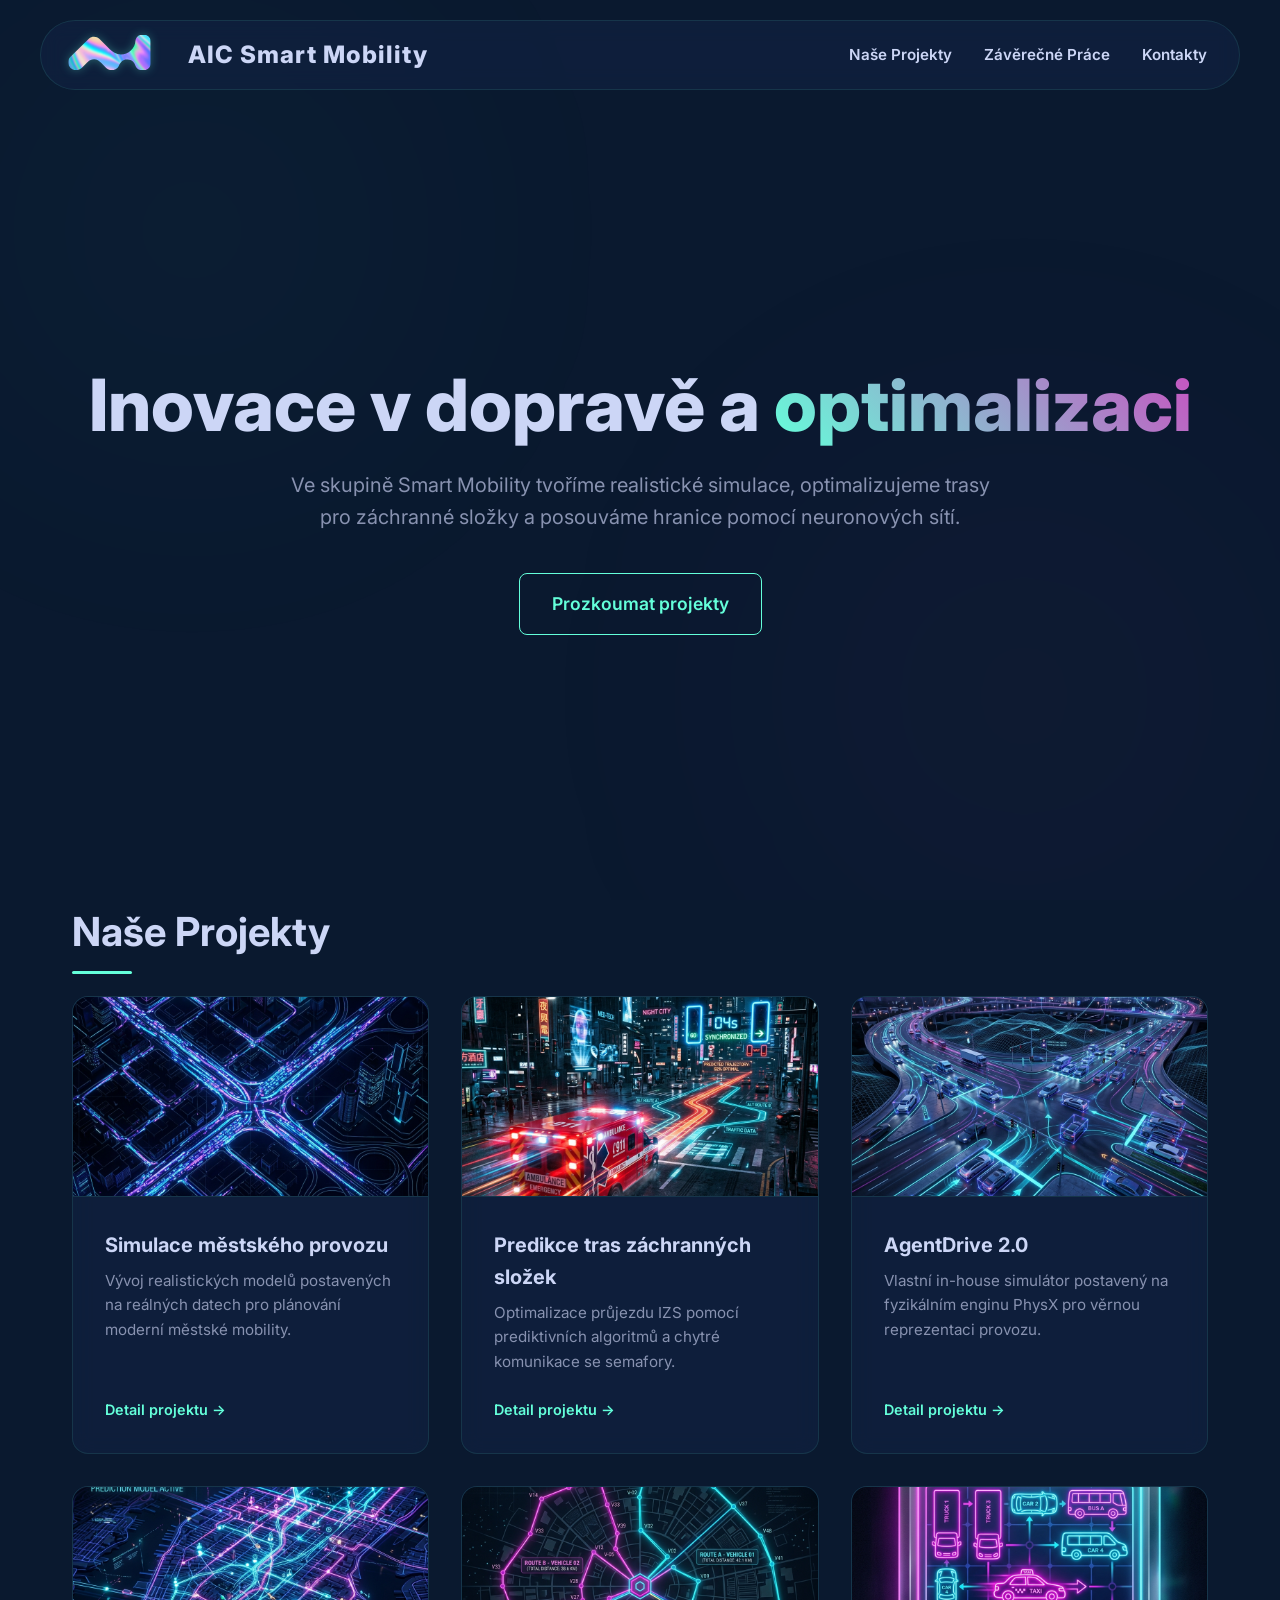
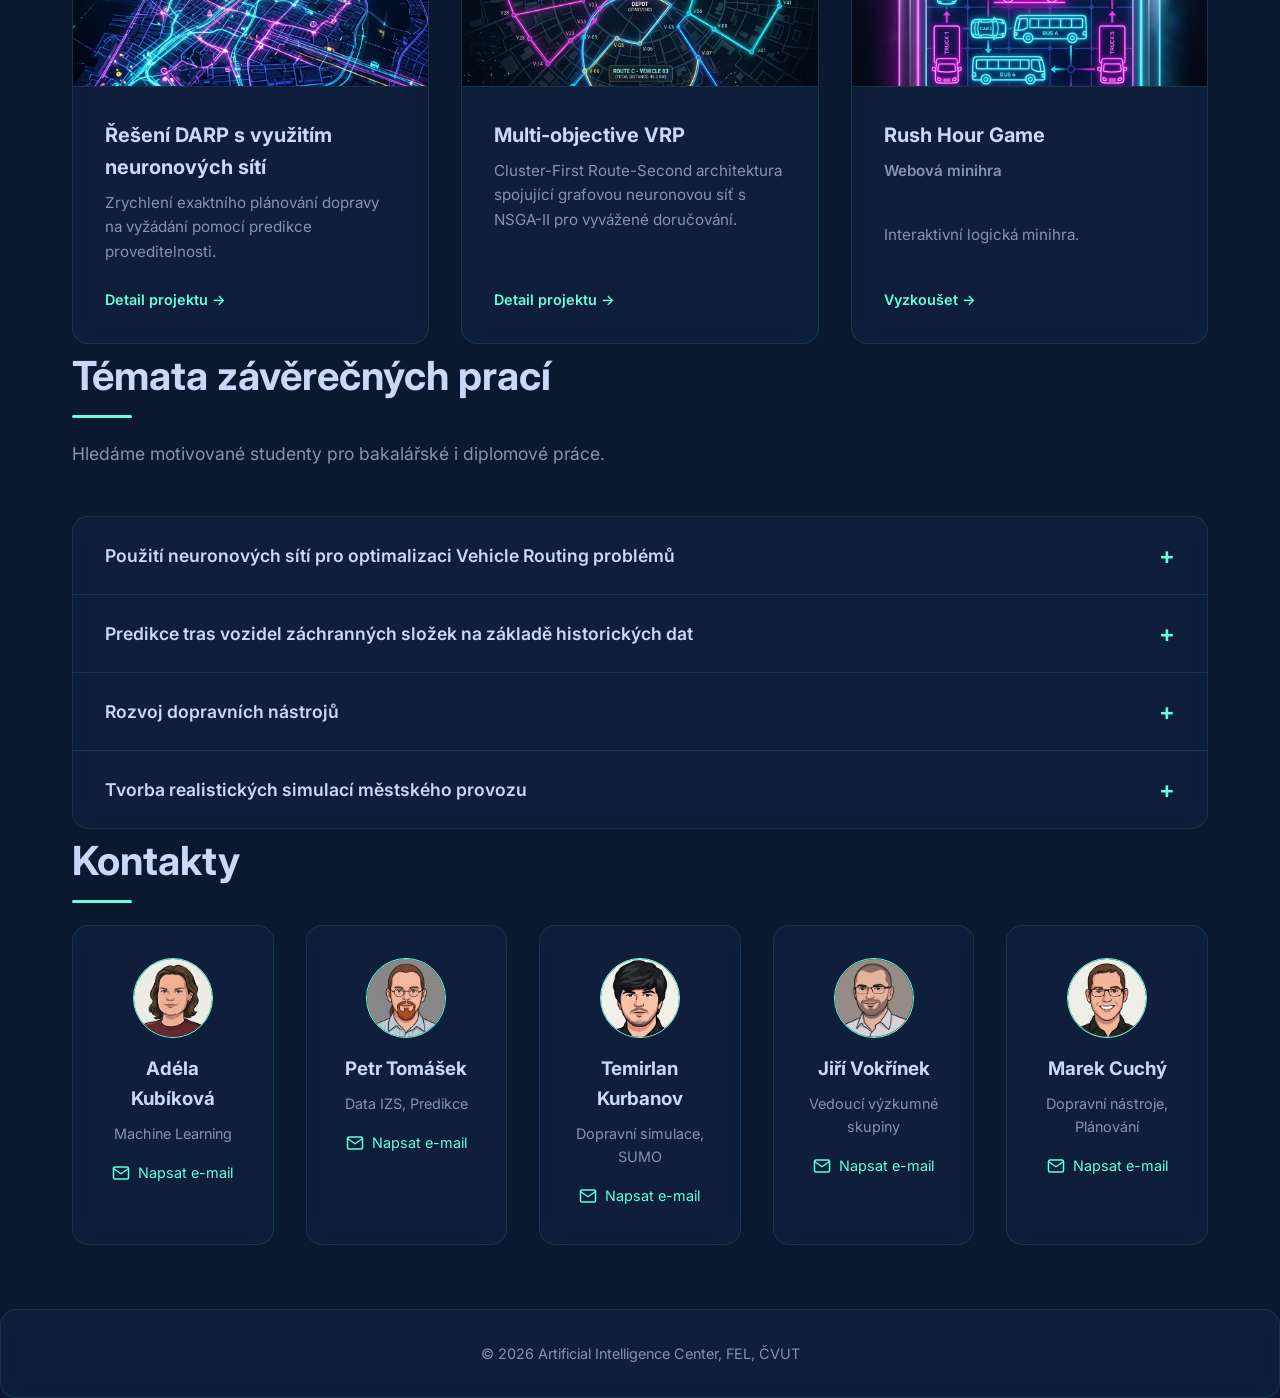
<file: index.html>
<!DOCTYPE html>
<html lang="cs">

<head>
    <meta charset="UTF-8">
    <meta name="viewport" content="width=device-width, initial-scale=1.0">
    <title>AIC Smart Mobility</title>
    <meta name="description" content="Informace o projektech, tématech závěrečných prací a kontaktech laboratoře VOID.">
    <link rel="preconnect" href="https://fonts.googleapis.com">
    <link rel="preconnect" href="https://fonts.gstatic.com" crossorigin>
    <link href="https://fonts.googleapis.com/css2?family=Inter:wght@300;400;600;800&display=swap" rel="stylesheet">
    <link rel="stylesheet" href="style.css">
</head>

<body>
    <div class="background-effects">
        <div class="glow glow-1"></div>
        <div class="glow glow-2"></div>
    </div>

    <nav class="navbar glassmorphism">
        <div class="container nav-content">
            <a href="index.html" class="logo">
                <img src="assets/Symbol_AIC_Holo.svg" alt="AIC Logo" class="logo-img">
                AIC Smart Mobility</a>
            <ul class="nav-links">
                <li><a href="#projekty">Naše Projekty</a></li>
                <li><a href="#temata">Závěrečné Práce</a></li>
                <li><a href="#kontakty">Kontakty</a></li>
            </ul>
        </div>
    </nav>

    <header class="hero container">
        <h1>Inovace v dopravě a <span>optimalizaci</span></h1>
        <p>Ve skupině Smart Mobility tvoříme realistické simulace, optimalizujeme trasy pro záchranné složky a posouváme
            hranice pomocí neuronových sítí.</p>
        <a href="#projekty" class="btn-primary">Prozkoumat projekty</a>
    </header>

    <main>
        <section id="projekty" class="container">
            <h2 class="section-title">Naše Projekty</h2>
            <div class="grid projects-grid">

                <!-- Projekt 1 -->
                <a href="simulace-provozu.html" class="card glassmorphism">
                    <img src="assets/traffic_sim.png" alt="Tvorba realistických simulací městského provozu"
                        class="card-image">
                    <div class="card-content">
                        <h3>Simulace městského provozu</h3>
                        <p>Vývoj realistických modelů postavených na reálných datech pro plánování moderní městské
                            mobility.</p>
                        <span class="link-btn">Detail projektu &rarr;</span>
                    </div>
                </a>

                <!-- Projekt 2 -->
                <a href="predikce-izs.html" class="card glassmorphism">
                    <img src="assets/izs_prediction_hero.png" alt="Predikce tras vozidel záchranných složek"
                        class="card-image">
                    <div class="card-content">
                        <h3>Predikce tras záchranných složek</h3>
                        <p>Optimalizace průjezdu IZS pomocí prediktivních algoritmů a chytré komunikace se semafory.</p>
                        <span class="link-btn">Detail projektu &rarr;</span>
                    </div>
                </a>

                <!-- Projekt 3 -->
                <a href="agent-drive.html" class="card glassmorphism">
                    <img src="assets/agent_drive_hero.png" alt="AgentDrive 2.0" class="card-image">
                    <div class="card-content">
                        <h3>AgentDrive 2.0</h3>
                        <p>Vlastní in-house simulátor postavený na fyzikálním enginu PhysX pro věrnou reprezentaci
                            provozu.</p>
                        <span class="link-btn">Detail projektu &rarr;</span>
                    </div>
                </a>

                <!-- Projekt 4 (skryto)
                <a href="optimalizace-vrp.html" class="card glassmorphism">
                    <img src="assets/nn_vga.png" alt="Optimalizace a Neuronové sítě" class="card-image">
                    <div class="card-content">
                        <h3>NN & Optimalizace</h3>
                        <p>Použití hlubokého učení pro řešení komplexních úloh v logistice a plánování tras (VRP).</p>
                        <span class="link-btn">Detail projektu &rarr;</span>
                    </div>
                </a>
                -->

                <!-- Projekt 5 -->
                <a href="nn-boosted-vga.html" class="card glassmorphism">
                    <img src="assets/nn_boosted_vga.png" alt="NN Boosted VGA" class="card-image">
                    <div class="card-content">
                        <h3>Řešení DARP s využitím neuronových sítí</h3>
                        <p>Zrychlení exaktního plánování dopravy na vyžádání pomocí predikce proveditelnosti.</p>
                        <span class="link-btn">Detail projektu &rarr;</span>
                    </div>
                </a>

                <!-- Projekt 6 -->
                <a href="multi-objective-vrp.html" class="card glassmorphism">
                    <img src="assets/vrp_hero_main.png" alt="Multi-objective VRP" class="card-image">
                    <div class="card-content">
                        <h3>Multi-objective VRP</h3>
                        <p>Cluster-First Route-Second architektura spojující grafovou neuronovou síť s NSGA-II pro
                            vyvážené doručování.</p>
                        <span class="link-btn">Detail projektu &rarr;</span>
                    </div>
                </a>
                <!-- Projekt 7 (Hra) -->
                <a href="https://kubikade.github.io/rush_hour/" target="_blank" rel="noopener noreferrer"
                    class="card glassmorphism">
                    <img src="assets/rush_hour_card.png" alt="Rush Hour Game" class="card-image">
                    <div class="card-content">
                        <h3>Rush Hour Game</h3>
                        <p class="author">Webová minihra</p>
                        <p>Interaktivní logická minihra.</p>
                        <span class="link-btn">Vyzkoušet &rarr;</span>
                    </div>
                </a>
            </div>
        </section>

        <section id="temata" class="container">
            <h2 class="section-title">Témata závěrečných prací</h2>
            <p class="section-subtitle">Hledáme motivované studenty pro bakalářské i diplomové práce.</p>

            <div class="accordion glassmorphism">

                <div class="accordion-item">
                    <button class="accordion-header">
                        Použití neuronových sítí pro optimalizaci Vehicle Routing problémů
                        <span class="icon">+</span>
                    </button>
                    <div class="accordion-content">
                        <p><strong>Vedoucí:</strong> Adéla Kubíková</p>
                        <p>Práce na aktualizaci a rozvoji metod řešících Vehicle Routing Problem (VRP) s využitím
                            moderních architektur neuronových sítí. Ideální pro studenty se zájmem o Deep Learning a
                            aplikovanou AI.</p>
                    </div>
                </div>

                <div class="accordion-item">
                    <button class="accordion-header">
                        Predikce tras vozidel záchranných složek na základě historických dat
                        <span class="icon">+</span>
                    </button>
                    <div class="accordion-content">
                        <p><strong>Vedoucí:</strong> Petr Tomášek</p>
                        <p>Zpracování reálných historických trajektorií pro modelování výjezdů IZS. Cílem je včas
                            komunikovat se semafory pro udělení prioritního průjezdu.</p>
                    </div>
                </div>

                <div class="accordion-item">
                    <button class="accordion-header">
                        Rozvoj dopravních nástrojů
                        <span class="icon">+</span>
                    </button>
                    <div class="accordion-content">
                        <p><strong>Vedoucí:</strong> Dle domluvy</p>
                        <p>Práce na vývoji nových a údržbě a inovacích stávajících nástrojů využívaných v dopravních
                            projektech.</p>
                    </div>
                </div>

                <div class="accordion-item">
                    <button class="accordion-header">
                        Tvorba realistických simulací městského provozu
                        <span class="icon">+</span>
                    </button>
                    <div class="accordion-content">
                        <p><strong>Vedoucí:</strong> Temirlan Kurbanov</p>
                        <p>Spojování různých datových zdrojů (FCD, kamery, dopravní statistiky) pro stavbu komplexních
                            modelů ve špičkových simulátorech (např. SUMO) a testování dopadů různých scénářů.</p>
                    </div>
                </div>

            </div>
        </section>

        <section id="kontakty" class="container">
            <h2 class="section-title">Kontakty</h2>
            <div class="grid contacts-grid">
                <div class="contact-card glassmorphism">
                    <!-- <div class="avatar">A</div> -->
                    <img src="avatars/adela.png" alt="Adéla Kubíková" class="avatar">
                    <h3>Adéla Kubíková</h3>
                    <p>Machine Learning</p>
                    <a href="mailto:kubikade@fel.cvut.cz" class="contact-link"><svg xmlns="http://www.w3.org/2000/svg" width="18" height="18" viewBox="0 0 24 24" fill="none" stroke="currentColor" stroke-width="2" stroke-linecap="round" stroke-linejoin="round"><path d="M4 4h16c1.1 0 2 .9 2 2v12c0 1.1-.9 2-2 2H4c-1.1 0-2-.9-2-2V6c0-1.1.9-2 2-2z"></path><polyline points="22,6 12,13 2,6"></polyline></svg> Napsat e-mail</a>
                </div>
                <div class="contact-card glassmorphism">
                    <!-- <div class="avatar">P</div> -->
                    <img src="avatars/petr.png" alt="Petr Tomášek" class="avatar">
                    <h3>Petr Tomášek</h3>
                    <p>Data IZS, Predikce</p>
                    <a href="mailto:tomaspe7@fel.cvut.cz" class="contact-link"><svg xmlns="http://www.w3.org/2000/svg" width="18" height="18" viewBox="0 0 24 24" fill="none" stroke="currentColor" stroke-width="2" stroke-linecap="round" stroke-linejoin="round"><path d="M4 4h16c1.1 0 2 .9 2 2v12c0 1.1-.9 2-2 2H4c-1.1 0-2-.9-2-2V6c0-1.1.9-2 2-2z"></path><polyline points="22,6 12,13 2,6"></polyline></svg> Napsat e-mail</a>
                </div>
                <div class="contact-card glassmorphism">
                    <!-- <div class="avatar">T</div> -->
                    <img src="avatars/tim.png" alt="Temirlan Kurbanov" class="avatar">
                    <h3>Temirlan Kurbanov</h3>
                    <p>Dopravní simulace, SUMO</p>
                    <a href="mailto:kurbatem@fel.cvut.cz" class="contact-link"><svg xmlns="http://www.w3.org/2000/svg" width="18" height="18" viewBox="0 0 24 24" fill="none" stroke="currentColor" stroke-width="2" stroke-linecap="round" stroke-linejoin="round"><path d="M4 4h16c1.1 0 2 .9 2 2v12c0 1.1-.9 2-2 2H4c-1.1 0-2-.9-2-2V6c0-1.1.9-2 2-2z"></path><polyline points="22,6 12,13 2,6"></polyline></svg> Napsat e-mail</a>
                </div>
                <div class="contact-card glassmorphism">
                    <!-- <div class="avatar">J</div> -->
                    <img src="avatars/jirka.png" alt="Jiří Vokřínek" class="avatar">
                    <h3>Jiří Vokřínek</h3>
                    <p>Vedoucí výzkumné skupiny</p>
                    <a href="mailto:jiri.vokrinek@fel.cvut.cz" class="contact-link"><svg xmlns="http://www.w3.org/2000/svg" width="18" height="18" viewBox="0 0 24 24" fill="none" stroke="currentColor" stroke-width="2" stroke-linecap="round" stroke-linejoin="round"><path d="M4 4h16c1.1 0 2 .9 2 2v12c0 1.1-.9 2-2 2H4c-1.1 0-2-.9-2-2V6c0-1.1.9-2 2-2z"></path><polyline points="22,6 12,13 2,6"></polyline></svg> Napsat e-mail</a>
                </div>
                <div class="contact-card glassmorphism">
                    <!-- <div class="avatar">M</div> -->
                    <img src="avatars/marek.png" alt="Marek Cuchý" class="avatar">
                    <h3>Marek Cuchý</h3>
                    <p>Dopravní nástroje, Plánování</p>
                    <a href="mailto:marek.cuchy@fel.cvut.cz" class="contact-link"><svg xmlns="http://www.w3.org/2000/svg" width="18" height="18" viewBox="0 0 24 24" fill="none" stroke="currentColor" stroke-width="2" stroke-linecap="round" stroke-linejoin="round"><path d="M4 4h16c1.1 0 2 .9 2 2v12c0 1.1-.9 2-2 2H4c-1.1 0-2-.9-2-2V6c0-1.1.9-2 2-2z"></path><polyline points="22,6 12,13 2,6"></polyline></svg> Napsat e-mail</a>
                </div>
            </div>
        </section>
    </main>

    <footer class="glassmorphism">
        <div class="container">
            <p>&copy; 2026 Artificial Intelligence Center, FEL, ČVUT</p>
        </div>
    </footer>

    <script src="script.js"></script>
</body>

</html>
</file>
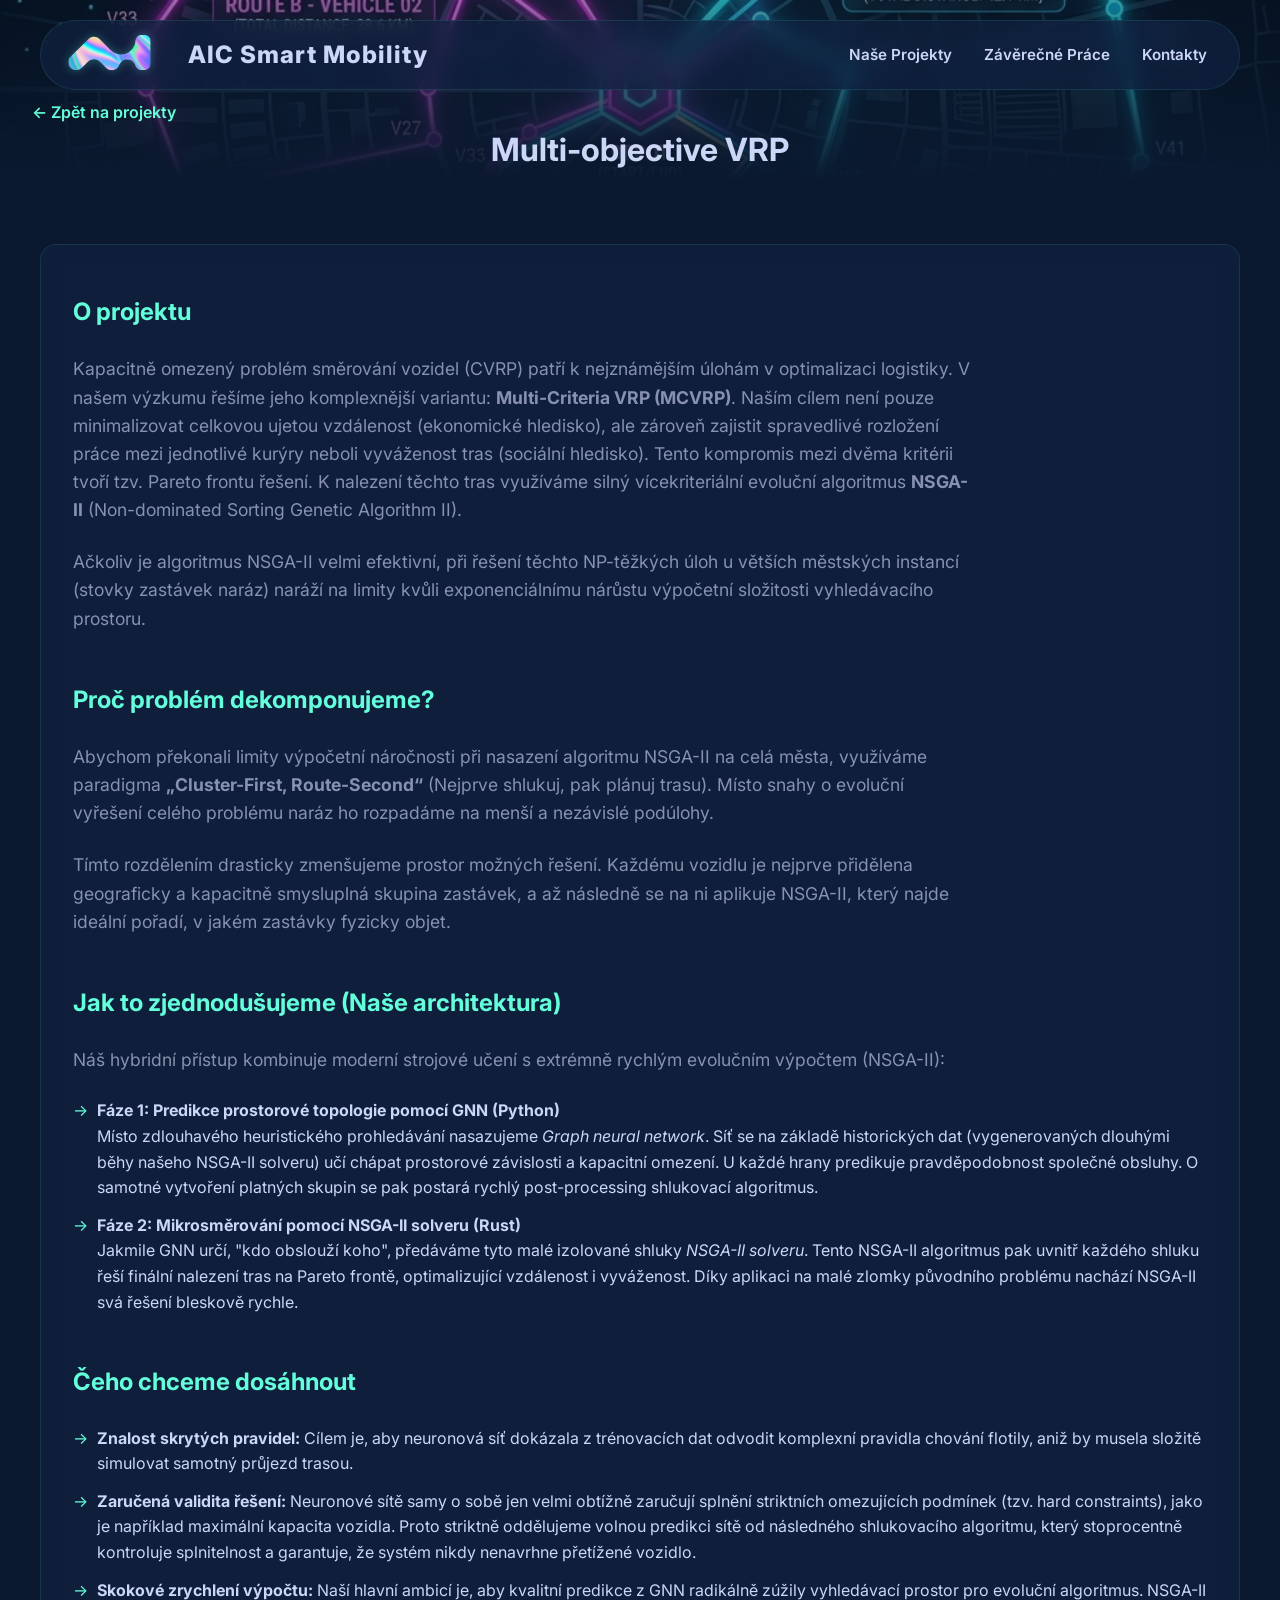
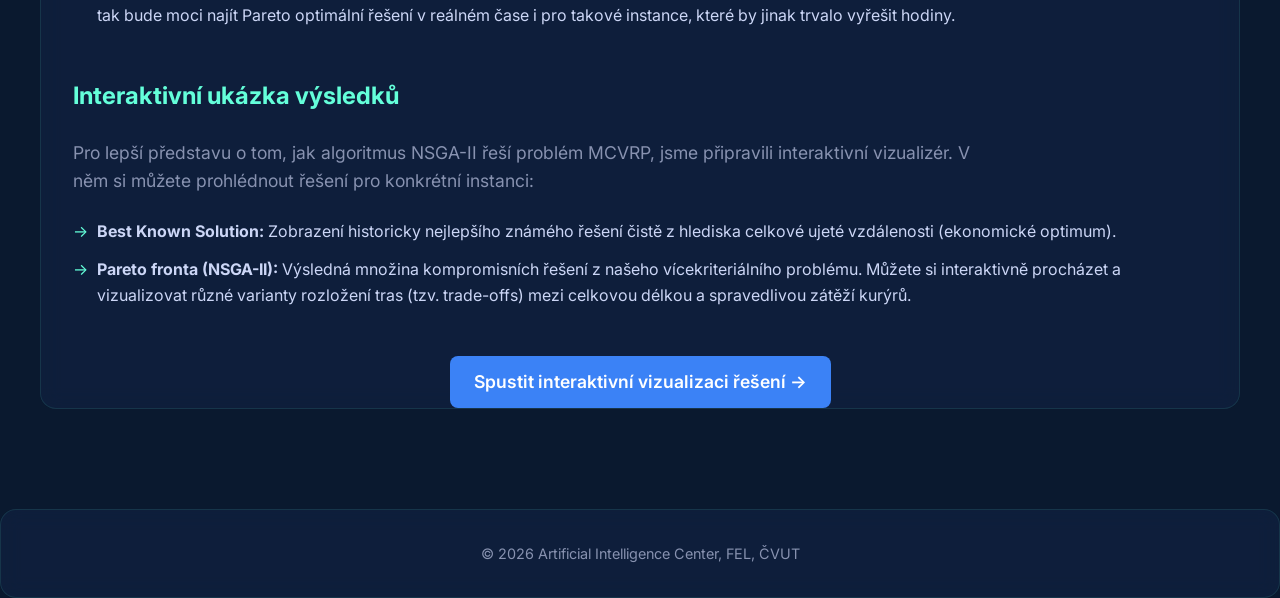
<file: multi-objective-vrp.html>
<!DOCTYPE html>
<html lang="cs">

<head>
    <meta charset="UTF-8">
    <meta name="viewport" content="width=device-width, initial-scale=1.0">
    <title>Multi-objective VRP - VOID lab</title>
    <link rel="stylesheet" href="style.css">
    <link href="https://fonts.googleapis.com/css2?family=Inter:wght@300;400;600;700&display=swap" rel="stylesheet">
</head>

<body>
    <!-- Background elements -->
    <div class="blob blob-1"></div>
    <div class="blob blob-2"></div>
    <div class="blob blob-3"></div>

    <nav class="navbar glassmorphism">
        <div class="container nav-content">
            <a href="index.html" class="logo">
                <img src="assets/Symbol_AIC_Holo.svg" alt="AIC Logo" class="logo-img"
                    onerror="this.style.display='none'">
                AIC Smart Mobility</a>
            <ul class="nav-links">
                <li><a href="index.html#projekty">Naše Projekty</a></li>
                <li><a href="index.html#temata">Závěrečné Práce</a></li>
                <li><a href="index.html#kontakty">Kontakty</a></li>
            </ul>
        </div>
    </nav>

    <a href="index.html#projekty" class="back-btn">&larr; Zpět na projekty</a>

    <header class="hero-detail" style="background-image: url('assets/vrp_hero_main.png');">
        <div class="container">
            <h1>Multi-objective <span>VRP</span></h1>
        </div>
    </header>

    <main class="container project-content glassmorphism">

        <h2>O projektu</h2>
        <p>Kapacitně omezený problém směrování vozidel (CVRP) patří k nejznámějším úlohám v optimalizaci logistiky. V
            našem výzkumu řešíme jeho komplexnější variantu: <strong>Multi-Criteria VRP (MCVRP)</strong>. Naším cílem
            není pouze minimalizovat celkovou ujetou vzdálenost (ekonomické hledisko), ale zároveň zajistit spravedlivé
            rozložení práce mezi jednotlivé kurýry neboli vyváženost tras (sociální hledisko). Tento kompromis mezi
            dvěma kritérii tvoří tzv. Pareto frontu řešení. K nalezení těchto tras využíváme silný vícekriteriální
            evoluční algoritmus <strong>NSGA-II</strong> (Non-dominated Sorting Genetic Algorithm II).</p>
        <p>Ačkoliv je algoritmus NSGA-II velmi efektivní, při řešení těchto NP-těžkých úloh u větších městských instancí
            (stovky zastávek naráz) naráží na limity kvůli exponenciálnímu nárůstu výpočetní složitosti vyhledávacího
            prostoru.</p>

        <h2>Proč problém dekomponujeme?</h2>
        <p>Abychom překonali limity výpočetní náročnosti při nasazení algoritmu NSGA-II na celá města, využíváme
            paradigma <strong>„Cluster-First, Route-Second“</strong> (Nejprve shlukuj, pak plánuj trasu). Místo snahy o
            evoluční vyřešení celého problému naráz ho rozpadáme na menší a nezávislé podúlohy.</p>
        <p>Tímto rozdělením drasticky zmenšujeme prostor možných řešení. Každému vozidlu je nejprve přidělena
            geograficky a kapacitně smysluplná skupina zastávek, a až následně se na ni aplikuje NSGA-II, který najde
            ideální pořadí, v jakém zastávky fyzicky objet.</p>

        <h2>Jak to zjednodušujeme (Naše architektura)</h2>
        <p>Náš hybridní přístup kombinuje moderní strojové učení s extrémně rychlým evolučním výpočtem (NSGA-II):</p>
        <ul>
            <li><strong>Fáze 1: Predikce prostorové topologie pomocí GNN (Python)</strong><br>
                Místo zdlouhavého heuristického prohledávání nasazujeme <em>Graph neural network</em>. Síť se na
                základě historických dat (vygenerovaných dlouhými běhy našeho NSGA-II solveru) učí chápat prostorové
                závislosti a kapacitní omezení. U každé hrany predikuje pravděpodobnost společné obsluhy. O samotné
                vytvoření platných skupin se pak postará rychlý post-processing shlukovací algoritmus.</li>

            <li><strong>Fáze 2: Mikrosměrování pomocí NSGA-II solveru (Rust)</strong><br>
                Jakmile GNN určí, "kdo obslouží koho", předáváme tyto malé izolované shluky <em>NSGA-II solveru</em>.
                Tento NSGA-II algoritmus pak
                uvnitř každého shluku řeší finální nalezení tras na Pareto frontě, optimalizující vzdálenost i
                vyváženost. Díky aplikaci na malé zlomky původního problému nachází NSGA-II svá řešení bleskově rychle.
            </li>
        </ul>

        <h2>Čeho chceme dosáhnout</h2>
        <ul>
            <li><strong>Znalost skrytých pravidel:</strong> Cílem je, aby neuronová síť dokázala z trénovacích dat
                odvodit komplexní
                pravidla chování flotily, aniž by musela složitě simulovat samotný průjezd trasou.</li>
            <li><strong>Zaručená validita řešení:</strong> Neuronové sítě samy o sobě jen velmi obtížně zaručují splnění
                striktních omezujících podmínek (tzv. hard constraints), jako je například maximální kapacita vozidla.
                Proto striktně oddělujeme volnou predikci sítě od následného shlukovacího algoritmu, který stoprocentně
                kontroluje splnitelnost a garantuje, že systém nikdy nenavrhne přetížené vozidlo.</li>
            <li><strong>Skokové zrychlení výpočtu:</strong> Naší hlavní ambicí je, aby kvalitní predikce z GNN radikálně
                zúžily vyhledávací prostor pro evoluční algoritmus. NSGA-II tak bude moci najít Pareto optimální řešení
                v reálném čase i pro takové instance, které by jinak trvalo vyřešit hodiny.
            </li>
        </ul>

        <h2>Interaktivní ukázka výsledků</h2>
        <p>Pro lepší představu o tom, jak algoritmus NSGA-II řeší problém MCVRP, jsme připravili interaktivní
            vizualizér. V něm si můžete prohlédnout řešení pro konkrétní instanci:</p>
        <ul>
            <li><strong>Best Known Solution:</strong> Zobrazení historicky nejlepšího známého řešení čistě z hlediska
                celkové ujeté vzdálenosti (ekonomické optimum).</li>
            <li><strong>Pareto fronta (NSGA-II):</strong> Výsledná množina kompromisních řešení z našeho
                vícekriteriálního problému. Můžete si interaktivně procházet a vizualizovat různé varianty rozložení
                tras (tzv. trade-offs) mezi celkovou délkou a spravedlivou zátěží kurýrů.</li>
        </ul>

        <div style="text-align: center; margin-top: 3rem;">
            <a href="mcvrp_viewer.html" target="_blank" class="link-btn"
                style="padding: 12px 24px; font-size: 1.1rem; display: inline-block; background-color: var(--primary-color, #3b82f6); color: white; border-radius: 8px; text-decoration: none; transition: transform 0.2s;">
                Spustit interaktivní vizualizaci řešení &rarr;
            </a>
        </div>

    </main>

    <footer class="glassmorphism">
        <div class="container">
            <p>&copy; 2026 Artificial Intelligence Center, FEL, ČVUT</p>
        </div>
    </footer>

    <script src="script.js"></script>
</body>

</html>
</file>
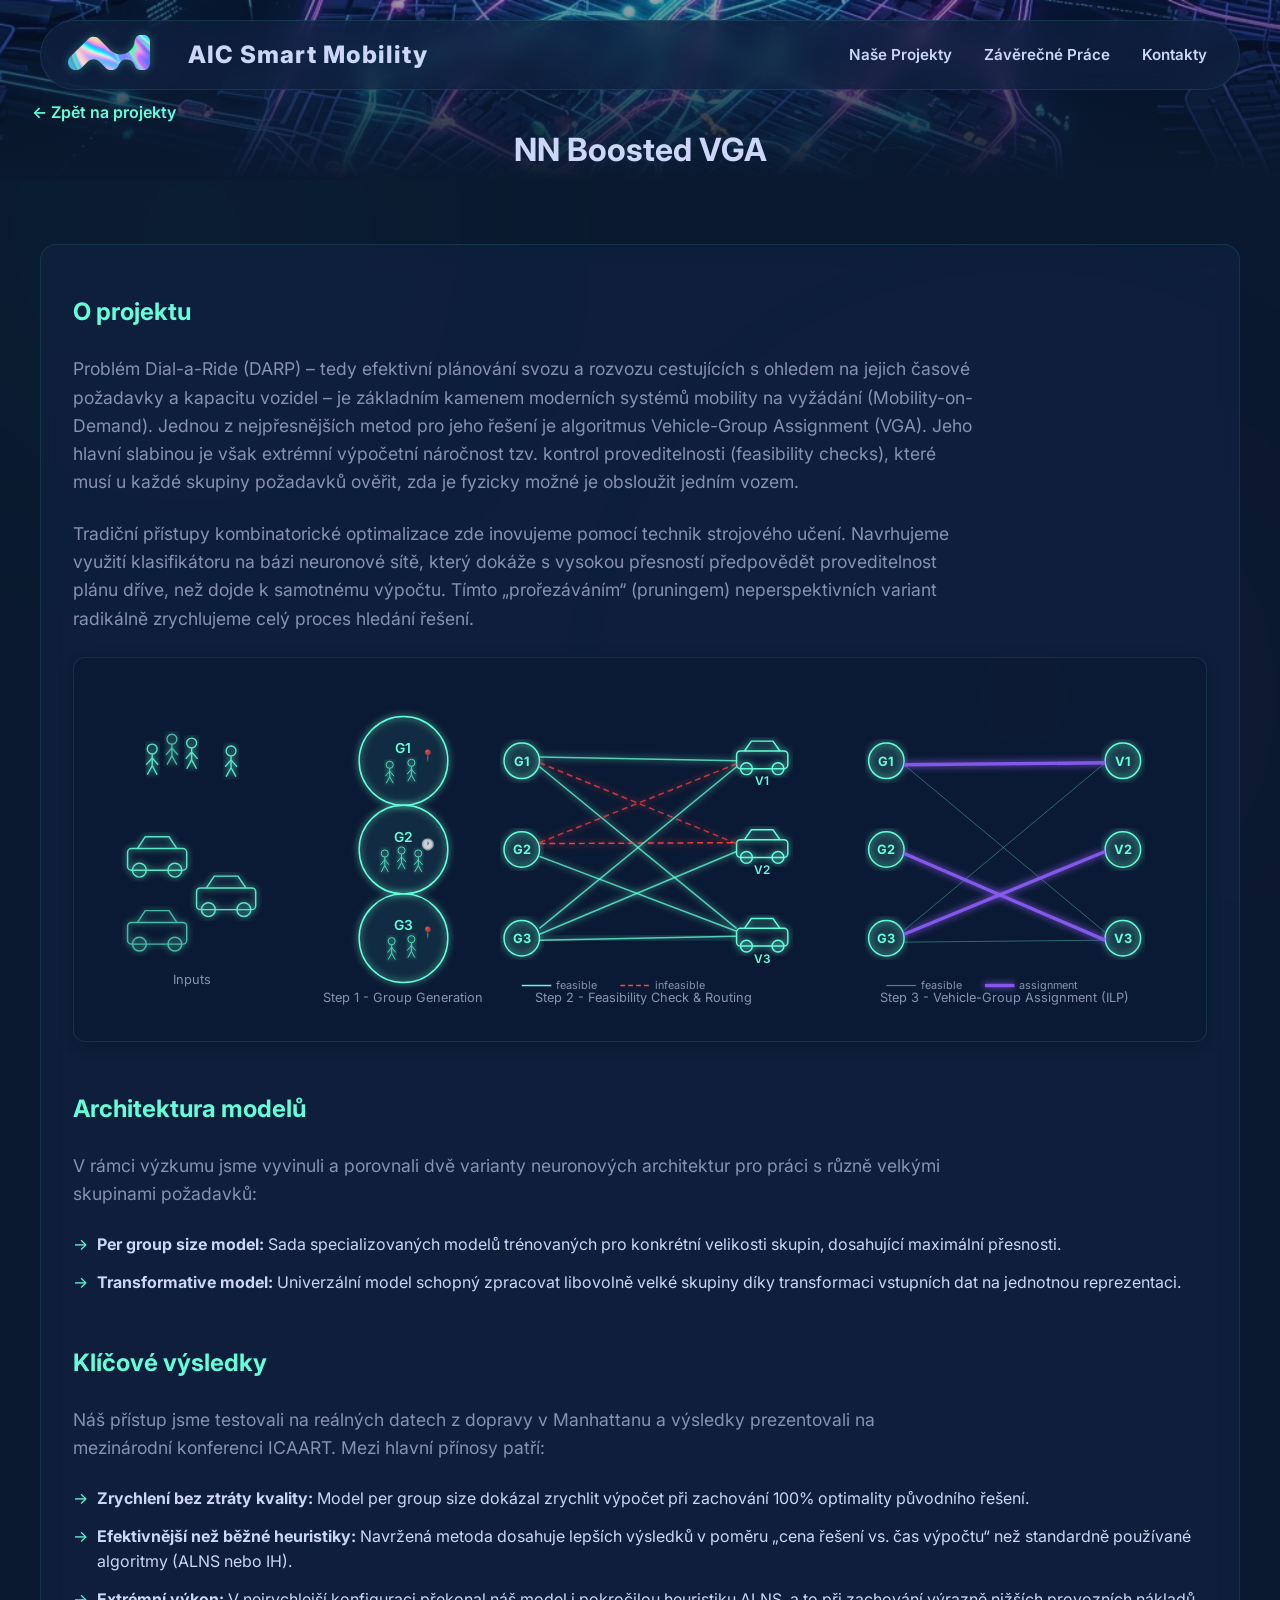
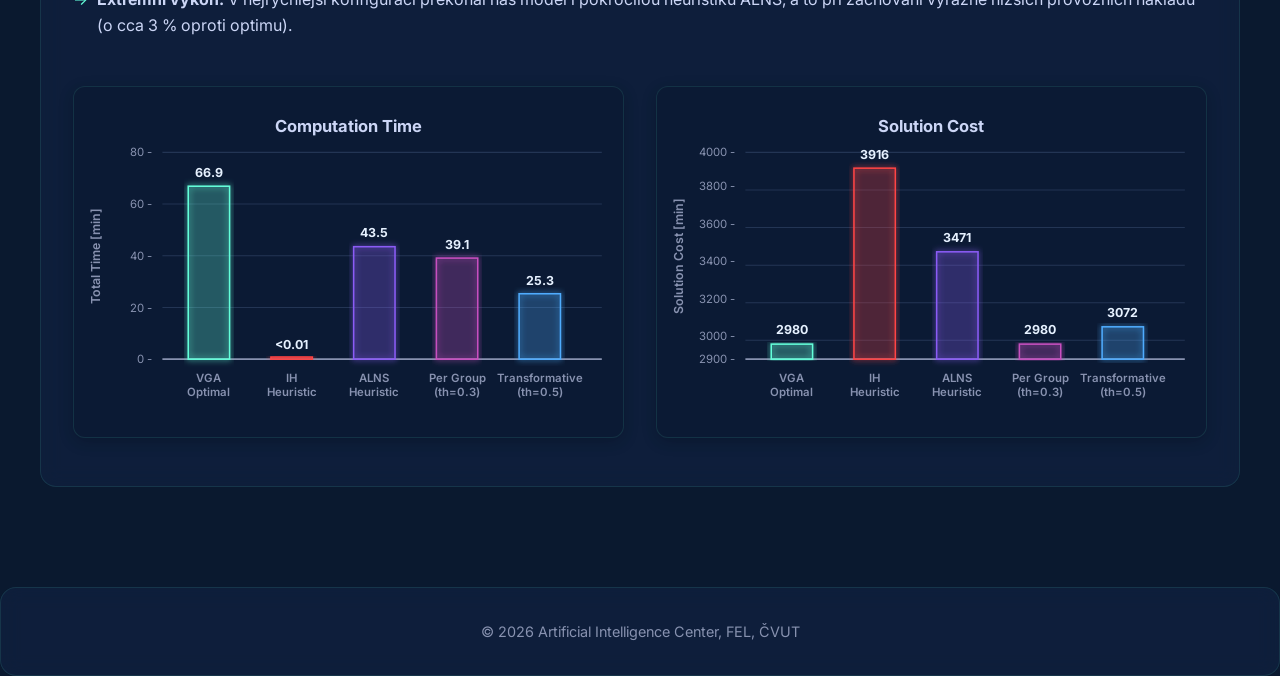
<file: nn-boosted-vga.html>
<!DOCTYPE html>
<html lang="cs">

<head>
    <meta charset="UTF-8">
    <meta name="viewport" content="width=device-width, initial-scale=1.0">
    <title>NN Boosted VGA | AIC Smart Mobility</title>
    <meta name="description"
        content="Zrychlení exaktního plánování dopravy na vyžádání pomocí predikce proveditelnosti neuronovými sítěmi.">
    <link rel="preconnect" href="https://fonts.googleapis.com">
    <link rel="preconnect" href="https://fonts.gstatic.com" crossorigin>
    <link href="https://fonts.googleapis.com/css2?family=Inter:wght@300;400;600;800&display=swap" rel="stylesheet">
    <link rel="stylesheet" href="style.css">
</head>

<body>
    <div class="background-effects">
        <div class="glow glow-1"></div>
        <div class="glow glow-2"></div>
    </div>

    <nav class="navbar glassmorphism">
        <div class="container nav-content">
            <a href="index.html" class="logo">
                <img src="assets/Symbol_AIC_Holo.svg" alt="AIC Logo" class="logo-img"
                    onerror="this.style.display='none'">
                AIC Smart Mobility</a>
            <ul class="nav-links">
                <li><a href="index.html#projekty">Naše Projekty</a></li>
                <li><a href="index.html#temata">Závěrečné Práce</a></li>
                <li><a href="index.html#kontakty">Kontakty</a></li>
            </ul>
        </div>
    </nav>

    <a href="index.html#projekty" class="back-btn">&larr; Zpět na projekty</a>

    <header class="hero-detail" style="background-image: url('assets/nn_boosted_vga.png');">
        <div class="container">
            <h1>NN Boosted <span>VGA</span></h1>
        </div>
    </header>

    <main class="container project-content glassmorphism">

        <h2>O projektu</h2>
        <p>Problém Dial-a-Ride (DARP) – tedy efektivní plánování svozu a rozvozu cestujících s ohledem na jejich časové
            požadavky a kapacitu vozidel – je základním kamenem moderních systémů mobility na vyžádání
            (Mobility-on-Demand). Jednou z nejpřesnějších metod pro jeho řešení je algoritmus Vehicle-Group Assignment
            (VGA). Jeho hlavní slabinou je však extrémní výpočetní náročnost tzv. kontrol proveditelnosti (feasibility
            checks), které musí u každé skupiny požadavků ověřit, zda je fyzicky možné je obsloužit jedním vozem.</p>
        <p>Tradiční přístupy kombinatorické optimalizace zde inovujeme pomocí technik strojového učení. Navrhujeme
            využití klasifikátoru na bázi neuronové sítě, který dokáže s vysokou přesností předpovědět proveditelnost
            plánu dříve, než dojde k samotnému výpočtu. Tímto „prořezáváním“ (pruningem) neperspektivních variant
            radikálně zrychlujeme celý proces hledání řešení.</p>

        <!-- VGA Pipeline Diagram - SVG -->
        <div class="project-image" style="padding: 1.5rem; background: rgba(10,25,47,0.5);">
            <svg viewBox="0 0 1100 340" xmlns="http://www.w3.org/2000/svg"
                style="width:100%;display:block;font-family:'Inter',sans-serif;"
                aria-label="VGA Algorithm Pipeline Diagram">
                <defs>
                    <filter id="glow-cyan">
                        <feGaussianBlur stdDeviation="3" result="blur" />
                        <feMerge>
                            <feMergeNode in="blur" />
                            <feMergeNode in="SourceGraphic" />
                        </feMerge>
                    </filter>
                    <filter id="glow-red">
                        <feGaussianBlur stdDeviation="3" result="blur" />
                        <feMerge>
                            <feMergeNode in="blur" />
                            <feMergeNode in="SourceGraphic" />
                        </feMerge>
                    </filter>
                    <filter id="glow-magenta">
                        <feGaussianBlur stdDeviation="4" result="blur" />
                        <feMerge>
                            <feMergeNode in="blur" />
                            <feMergeNode in="SourceGraphic" />
                        </feMerge>
                    </filter>
                    <filter id="glow-purple">
                        <feGaussianBlur stdDeviation="4" result="blur" />
                        <feMerge>
                            <feMergeNode in="blur" />
                            <feMergeNode in="SourceGraphic" />
                        </feMerge>
                    </filter>
                    <!-- Filter for near-horizontal lines where objectBoundingBox is degenerate -->
                    <filter id="glow-purple-h" filterUnits="userSpaceOnUse" x="780" y="60" width="280" height="50">
                        <feGaussianBlur stdDeviation="4" result="blur" />
                        <feMerge>
                            <feMergeNode in="blur" />
                            <feMergeNode in="SourceGraphic" />
                        </feMerge>
                    </filter>
                    <filter id="glow-purple-legend" filterUnits="userSpaceOnUse" x="885" y="293" width="60" height="30">
                        <feGaussianBlur stdDeviation="4" result="blur" />
                        <feMerge>
                            <feMergeNode in="blur" />
                            <feMergeNode in="SourceGraphic" />
                        </feMerge>
                    </filter>
                    <filter id="glow-cyan-h" filterUnits="userSpaceOnUse" x="420" y="60" width="250" height="50">
                        <feGaussianBlur stdDeviation="3" result="blur" />
                        <feMerge>
                            <feMergeNode in="blur" />
                            <feMergeNode in="SourceGraphic" />
                        </feMerge>
                    </filter>
                    <filter id="glow-red-h" filterUnits="userSpaceOnUse" x="420" y="145" width="250" height="50">
                        <feGaussianBlur stdDeviation="3" result="blur" />
                        <feMerge>
                            <feMergeNode in="blur" />
                            <feMergeNode in="SourceGraphic" />
                        </feMerge>
                    </filter>
                    <marker id="arrow-cyan" markerWidth="8" markerHeight="8" refX="6" refY="3" orient="auto">
                        <path d="M0,0 L0,6 L8,3 z" fill="#64ffda" />
                    </marker>
                    <!-- Reusable person icon, head centred at (0,0) -->
                    <symbol id="person" overflow="visible">
                        <circle cx="0" cy="0" r="5" fill="none" stroke="#64ffda" stroke-width="1.4" />
                        <line x1="0" y1="5" x2="0" y2="17" stroke="#64ffda" stroke-width="1.4" />
                        <line x1="0" y1="9" x2="-6" y2="16" stroke="#64ffda" stroke-width="1.4" />
                        <line x1="0" y1="9" x2="6" y2="16" stroke="#64ffda" stroke-width="1.4" />
                        <line x1="0" y1="17" x2="-5" y2="26" stroke="#64ffda" stroke-width="1.4" />
                        <line x1="0" y1="17" x2="5" y2="26" stroke="#64ffda" stroke-width="1.4" />
                    </symbol>
                </defs>

                <!-- ═══════════════════════════════════════════════════ -->
                <!-- SECTION 1: INPUTS (x: 0-200) -->
                <!-- ═══════════════════════════════════════════════════ -->
                <!-- Passengers (top half) -->
                <use href="#person" transform="translate(55,68)" filter="url(#glow-cyan)" opacity="0.9" />
                <use href="#person" transform="translate(95,62)" filter="url(#glow-cyan)" opacity="0.9" />
                <use href="#person" transform="translate(135,70)" filter="url(#glow-cyan)" opacity="0.9" />
                <use href="#person" transform="translate(75,58)" filter="url(#glow-cyan)" opacity="0.7" />
                <!-- Cars (bottom half) - simple side-view car shapes -->
                <!-- Car 1 -->
                <g filter="url(#glow-cyan)" opacity="0.9" transform="translate(30, 155)">
                    <rect x="0" y="14" width="60" height="22" rx="4" fill="none" stroke="#64ffda" stroke-width="1.5" />
                    <path d="M10,14 L18,2 L42,2 L50,14" fill="none" stroke="#64ffda" stroke-width="1.5" />
                    <circle cx="12" cy="36" r="7" fill="none" stroke="#64ffda" stroke-width="1.5" />
                    <circle cx="48" cy="36" r="7" fill="none" stroke="#64ffda" stroke-width="1.5" />
                </g>
                <!-- Car 2 -->
                <g filter="url(#glow-cyan)" opacity="0.9" transform="translate(100, 195)">
                    <rect x="0" y="14" width="60" height="22" rx="4" fill="none" stroke="#64ffda" stroke-width="1.5" />
                    <path d="M10,14 L18,2 L42,2 L50,14" fill="none" stroke="#64ffda" stroke-width="1.5" />
                    <circle cx="12" cy="36" r="7" fill="none" stroke="#64ffda" stroke-width="1.5" />
                    <circle cx="48" cy="36" r="7" fill="none" stroke="#64ffda" stroke-width="1.5" />
                </g>
                <!-- Car 3 -->
                <g filter="url(#glow-cyan)" opacity="0.7" transform="translate(30, 230)">
                    <rect x="0" y="14" width="60" height="22" rx="4" fill="none" stroke="#64ffda" stroke-width="1.5" />
                    <path d="M10,14 L18,2 L42,2 L50,14" fill="none" stroke="#64ffda" stroke-width="1.5" />
                    <circle cx="12" cy="36" r="7" fill="none" stroke="#64ffda" stroke-width="1.5" />
                    <circle cx="48" cy="36" r="7" fill="none" stroke="#64ffda" stroke-width="1.5" />
                </g>
                <!-- Label -->
                <text x="95" y="306" text-anchor="middle" fill="#8892b0" font-size="13">Inputs</text>

                <!-- ═══════════════════════════════════════════════════ -->
                <!-- ARROW 1 -->
                <!-- ═══════════════════════════════════════════════════ -->
                <line x1="195" y1="160" x2="238" y2="160" stroke="#64ffda" stroke-width="2.5"
                    marker-end="url(#arrow-cyan)" filter="url(#glow-cyan)" />

                <!-- ═══════════════════════════════════════════════════ -->
                <!-- SECTION 2: GROUP GENERATION (x: 240-430) -->
                <!-- ═══════════════════════════════════════════════════ -->
                <!-- G1 bubble -->
                <circle cx="310" cy="80" r="45" fill="rgba(100,255,218,0.04)" stroke="#64ffda" stroke-width="1.5"
                    filter="url(#glow-cyan)" />
                <text x="310" y="72" text-anchor="middle" fill="#64ffda" font-size="14" font-weight="600">G1</text>
                <!-- persons inside G1 -->
                <use href="#person" transform="translate(296,84) scale(0.72)" filter="url(#glow-cyan)" opacity="0.8" />
                <use href="#person" transform="translate(318,82) scale(0.72)" filter="url(#glow-cyan)" opacity="0.8" />
                <!-- pin icon -->
                <text x="328" y="78" fill="#64ffda" font-size="11" opacity="0.8">📍</text>
                <!-- G2 bubble -->
                <circle cx="310" cy="170" r="45" fill="rgba(100,255,218,0.04)" stroke="#64ffda" stroke-width="1.5"
                    filter="url(#glow-cyan)" />
                <text x="310" y="162" text-anchor="middle" fill="#64ffda" font-size="14" font-weight="600">G2</text>
                <use href="#person" transform="translate(291,174) scale(0.72)" filter="url(#glow-cyan)" opacity="0.8" />
                <use href="#person" transform="translate(308,171) scale(0.72)" filter="url(#glow-cyan)" opacity="0.8" />
                <use href="#person" transform="translate(325,174) scale(0.72)" filter="url(#glow-cyan)" opacity="0.8" />
                <text x="328" y="168" fill="#64ffda" font-size="11" opacity="0.8">🕐</text>
                <!-- G3 bubble -->
                <circle cx="310" cy="260" r="45" fill="rgba(100,255,218,0.04)" stroke="#64ffda" stroke-width="1.5"
                    filter="url(#glow-cyan)" />
                <text x="310" y="252" text-anchor="middle" fill="#64ffda" font-size="14" font-weight="600">G3</text>
                <use href="#person" transform="translate(298,263) scale(0.72)" filter="url(#glow-cyan)" opacity="0.8" />
                <use href="#person" transform="translate(318,261) scale(0.72)" filter="url(#glow-cyan)" opacity="0.8" />
                <text x="328" y="258" fill="#64ffda" font-size="11" opacity="0.8">📍</text>
                <!-- Label -->
                <text x="310" y="325" text-anchor="middle" fill="#8892b0" font-size="13">Step 1 - Group
                    Generation</text>

                <!-- ═══════════════════════════════════════════════════ -->
                <!-- ARROW 2 -->
                <!-- ═══════════════════════════════════════════════════ -->
                <line x1="360" y1="160" x2="400" y2="160" stroke="#64ffda" stroke-width="2.5"
                    marker-end="url(#arrow-cyan)" filter="url(#glow-cyan)" />

                <!-- ═══════════════════════════════════════════════════ -->
                <!-- SECTION 3: FEASIBILITY CHECK (x: 405-720) -->
                <!-- ═══════════════════════════════════════════════════ -->
                <!-- Left: G nodes -->
                <circle cx="430" cy="80" r="18" fill="rgba(100,255,218,0.08)" stroke="#64ffda" stroke-width="1.5"
                    filter="url(#glow-cyan)" />
                <text x="430" y="85" text-anchor="middle" fill="#64ffda" font-size="13" font-weight="700">G1</text>
                <circle cx="430" cy="170" r="18" fill="rgba(100,255,218,0.08)" stroke="#64ffda" stroke-width="1.5"
                    filter="url(#glow-cyan)" />
                <text x="430" y="175" text-anchor="middle" fill="#64ffda" font-size="13" font-weight="700">G2</text>
                <circle cx="430" cy="260" r="18" fill="rgba(100,255,218,0.08)" stroke="#64ffda" stroke-width="1.5"
                    filter="url(#glow-cyan)" />
                <text x="430" y="265" text-anchor="middle" fill="#64ffda" font-size="13" font-weight="700">G3</text>
                <!-- Right: V nodes (car icons) -->
                <!-- V1 car -->
                <g filter="url(#glow-cyan)" transform="translate(648, 58)">
                    <rect x="0" y="12" width="52" height="18" rx="4" fill="none" stroke="#64ffda" stroke-width="1.5" />
                    <path d="M8,12 L15,2 L37,2 L44,12" fill="none" stroke="#64ffda" stroke-width="1.5" />
                    <circle cx="10" cy="30" r="6" fill="none" stroke="#64ffda" stroke-width="1.5" />
                    <circle cx="42" cy="30" r="6" fill="none" stroke="#64ffda" stroke-width="1.5" />
                </g>
                <text x="674" y="105" text-anchor="middle" fill="#64ffda" font-size="12" font-weight="600">V1</text>
                <!-- V2 car -->
                <g filter="url(#glow-cyan)" transform="translate(648, 148)">
                    <rect x="0" y="12" width="52" height="18" rx="4" fill="none" stroke="#64ffda" stroke-width="1.5" />
                    <path d="M8,12 L15,2 L37,2 L44,12" fill="none" stroke="#64ffda" stroke-width="1.5" />
                    <circle cx="10" cy="30" r="6" fill="none" stroke="#64ffda" stroke-width="1.5" />
                    <circle cx="42" cy="30" r="6" fill="none" stroke="#64ffda" stroke-width="1.5" />
                </g>
                <text x="674" y="195" text-anchor="middle" fill="#64ffda" font-size="12" font-weight="600">V2</text>
                <!-- V3 car -->
                <g filter="url(#glow-cyan)" transform="translate(648, 238)">
                    <rect x="0" y="12" width="52" height="18" rx="4" fill="none" stroke="#64ffda" stroke-width="1.5" />
                    <path d="M8,12 L15,2 L37,2 L44,12" fill="none" stroke="#64ffda" stroke-width="1.5" />
                    <circle cx="10" cy="30" r="6" fill="none" stroke="#64ffda" stroke-width="1.5" />
                    <circle cx="42" cy="30" r="6" fill="none" stroke="#64ffda" stroke-width="1.5" />
                </g>
                <text x="674" y="285" text-anchor="middle" fill="#64ffda" font-size="12" font-weight="600">V3</text>

                <!-- Connections: FEASIBLE = solid cyan, INFEASIBLE = dashed red -->
                <!-- G1 → V1: FEASIBLE -->
                <line x1="448" y1="76" x2="648" y2="80" stroke="#64ffda" stroke-width="1.5" filter="url(#glow-cyan-h)"
                    opacity="0.8" />
                <!-- G1 → V2: INFEASIBLE -->
                <line x1="448" y1="82" x2="648" y2="164" stroke="#ff4444" stroke-width="1.5" stroke-dasharray="6,4"
                    filter="url(#glow-red)" opacity="0.75" />
                <!-- G1 → V3: FEASIBLE -->
                <line x1="448" y1="86" x2="648" y2="250" stroke="#64ffda" stroke-width="1.5" filter="url(#glow-cyan)"
                    opacity="0.8" />
                <!-- G2 → V1: INFEASIBLE -->
                <line x1="448" y1="163" x2="648" y2="83" stroke="#ff4444" stroke-width="1.5" stroke-dasharray="6,4"
                    filter="url(#glow-red)" opacity="0.75" />
                <!-- G2 → V2: INFEASIBLE -->
                <line x1="448" y1="164" x2="648" y2="163" stroke="#ff4444" stroke-width="1.5" stroke-dasharray="6,4"
                    filter="url(#glow-red-h)" opacity="0.9" />
                <!-- G2 → V3: FEASIBLE -->
                <line x1="448" y1="177" x2="648" y2="253" stroke="#64ffda" stroke-width="1.5" filter="url(#glow-cyan)"
                    opacity="0.8" />
                <!-- G3 → V1: FEASIBLE -->
                <line x1="448" y1="250" x2="648" y2="86" stroke="#64ffda" stroke-width="1.5" filter="url(#glow-cyan)"
                    opacity="0.8" />
                <!-- G3 → V2: FEASIBLE -->
                <line x1="448" y1="256" x2="648" y2="172" stroke="#64ffda" stroke-width="1.5" filter="url(#glow-cyan)"
                    opacity="0.8" />
                <!-- G3 → V3: FEASIBLE -->
                <line x1="448" y1="262" x2="648" y2="258" stroke="#64ffda" stroke-width="1.5" filter="url(#glow-cyan)"
                    opacity="0.8" />

                <!-- Legend -->
                <line x1="430" y1="308" x2="460" y2="308" stroke="#64ffda" stroke-width="1.5" />
                <text x="465" y="312" fill="#8892b0" font-size="11">feasible</text>
                <line x1="530" y1="308" x2="560" y2="308" stroke="#ff4444" stroke-width="1.5" stroke-dasharray="5,3" />
                <text x="565" y="312" fill="#8892b0" font-size="11">infeasible</text>
                <!-- Label -->
                <text x="554" y="325" text-anchor="middle" fill="#8892b0" font-size="13">Step 2 - Feasibility Check
                    &amp;
                    Routing</text>

                <!-- ═══════════════════════════════════════════════════ -->
                <!-- ARROW 3 -->
                <!-- ═══════════════════════════════════════════════════ -->
                <line x1="724" y1="160" x2="762" y2="160" stroke="#64ffda" stroke-width="2.5"
                    marker-end="url(#arrow-cyan)" filter="url(#glow-cyan)" />

                <!-- ═══════════════════════════════════════════════════ -->
                <!-- SECTION 4: VEHICLE-GROUP ASSIGNMENT (x: 765-1100) -->
                <!-- ═══════════════════════════════════════════════════ -->
                <!-- Left: G nodes -->
                <circle cx="800" cy="80" r="18" fill="rgba(100,255,218,0.08)" stroke="#64ffda" stroke-width="1.5"
                    filter="url(#glow-cyan)" />
                <text x="800" y="85" text-anchor="middle" fill="#64ffda" font-size="13" font-weight="700">G1</text>
                <circle cx="800" cy="170" r="18" fill="rgba(100,255,218,0.08)" stroke="#64ffda" stroke-width="1.5"
                    filter="url(#glow-cyan)" />
                <text x="800" y="175" text-anchor="middle" fill="#64ffda" font-size="13" font-weight="700">G2</text>
                <circle cx="800" cy="260" r="18" fill="rgba(100,255,218,0.08)" stroke="#64ffda" stroke-width="1.5"
                    filter="url(#glow-cyan)" />
                <text x="800" y="265" text-anchor="middle" fill="#64ffda" font-size="13" font-weight="700">G3</text>

                <!-- Right: V nodes -->
                <circle cx="1040" cy="80" r="18" fill="rgba(100,255,218,0.08)" stroke="#64ffda" stroke-width="1.5"
                    filter="url(#glow-cyan)" />
                <text x="1040" y="85" text-anchor="middle" fill="#64ffda" font-size="13" font-weight="700">V1</text>
                <circle cx="1040" cy="170" r="18" fill="rgba(100,255,218,0.08)" stroke="#64ffda" stroke-width="1.5"
                    filter="url(#glow-cyan)" />
                <text x="1040" y="175" text-anchor="middle" fill="#64ffda" font-size="13" font-weight="700">V2</text>
                <circle cx="1040" cy="260" r="18" fill="rgba(100,255,218,0.08)" stroke="#64ffda" stroke-width="1.5"
                    filter="url(#glow-cyan)" />
                <text x="1040" y="265" text-anchor="middle" fill="#64ffda" font-size="13" font-weight="700">V3</text>

                <!-- Feasible (thin cyan): G1→V1, G1→V3, G2→V3, G3→V1, G3→V2, G3→V3 wrong labels here -->
                <line x1="818" y1="84" x2="1022" y2="254" stroke="#64ffda" stroke-width="1" opacity="0.35" />
                <line x1="818" y1="252" x2="1022" y2="82" stroke="#64ffda" stroke-width="1" opacity="0.35" />
                <line x1="818" y1="264" x2="1022" y2="262" stroke="#64ffda" stroke-width="1" opacity="0.35" />

                <!-- Final assignment (thick purple): G1→V1, G2→V3, G3→V2 -->
                <line x1="818" y1="84" x2="1022" y2="82" stroke="#8b5cf6" stroke-width="3.5"
                    filter="url(#glow-purple-h)" opacity="0.95" />
                <line x1="818" y1="174" x2="1022" y2="262" stroke="#8b5cf6" stroke-width="3.5"
                    filter="url(#glow-purple)" opacity="0.95" />
                <line x1="818" y1="256" x2="1022" y2="172" stroke="#8b5cf6" stroke-width="3.5"
                    filter="url(#glow-purple)" opacity="0.95" />

                <!-- Legend -->
                <line x1="800" y1="308" x2="830" y2="308" stroke="#64ffda" stroke-width="1.2" opacity="0.5" />
                <text x="835" y="312" fill="#8892b0" font-size="11">feasible</text>
                <line x1="900" y1="308" x2="930" y2="308" stroke="#8b5cf6" stroke-width="3.5" opacity="0.95"
                    filter="url(#glow-purple-legend)" />
                <text x="935" y="312" fill="#8892b0" font-size="11">assignment</text>

                <!-- Label -->
                <text x="920" y="325" text-anchor="middle" fill="#8892b0" font-size="13">Step 3 - Vehicle-Group
                    Assignment
                    (ILP)</text>
            </svg>
        </div>


        <h2>Architektura modelů</h2>
        <p>V rámci výzkumu jsme vyvinuli a porovnali dvě varianty neuronových architektur pro práci s různě velkými
            skupinami požadavků:</p>
        <ul>
            <li><strong>Per group size model:</strong> Sada specializovaných modelů trénovaných pro konkrétní velikosti
                skupin, dosahující maximální přesnosti.</li>
            <li><strong>Transformative model:</strong> Univerzální model schopný zpracovat libovolně velké skupiny díky
                transformaci vstupních dat na jednotnou reprezentaci.</li>
        </ul>

        <h2>Klíčové výsledky</h2>
        <p>Náš přístup jsme testovali na reálných datech z dopravy v Manhattanu a výsledky prezentovali na mezinárodní
            konferenci ICAART. Mezi hlavní přínosy patří:</p>
        <ul>
            <li><strong>Zrychlení bez ztráty kvality:</strong> Model per group size dokázal zrychlit výpočet při
                zachování 100% optimality původního řešení.</li>
            <li><strong>Efektivnější než běžné heuristiky:</strong> Navržená metoda dosahuje lepších výsledků v poměru
                „cena řešení vs. čas výpočtu“ než standardně používané algoritmy (ALNS nebo IH).</li>
            <li><strong>Extrémní výkon:</strong> V nejrychlejší konfiguraci překonal náš model i pokročilou heuristiku
                ALNS, a to při zachování výrazně nižších provozních nákladů (o cca 3 % oproti optimu).</li>
        </ul>

        <div class="charts-container"
            style="display: grid; grid-template-columns: repeat(auto-fit, minmax(320px, 1fr)); gap: 2rem; margin: 3rem 0;">
            <!-- Chart 1: Computation Time -->
            <div class="project-image" style="padding: 1.5rem 1rem 1rem 1rem; background: rgba(10,25,47,0.5);">
                <svg viewBox="0 0 500 300" xmlns="http://www.w3.org/2000/svg"
                    style="width:100%;display:block;font-family:'Inter',sans-serif;">
                    <defs>
                        <filter id="glow-cyan-bar">
                            <feGaussianBlur stdDeviation="3" result="blur" />
                            <feMerge>
                                <feMergeNode in="blur" />
                                <feMergeNode in="SourceGraphic" />
                            </feMerge>
                        </filter>
                        <filter id="glow-red-bar">
                            <feGaussianBlur stdDeviation="3" result="blur" />
                            <feMerge>
                                <feMergeNode in="blur" />
                                <feMergeNode in="SourceGraphic" />
                            </feMerge>
                        </filter>
                        <filter id="glow-purple-bar">
                            <feGaussianBlur stdDeviation="3" result="blur" />
                            <feMerge>
                                <feMergeNode in="blur" />
                                <feMergeNode in="SourceGraphic" />
                            </feMerge>
                        </filter>
                        <filter id="glow-magenta-bar">
                            <feGaussianBlur stdDeviation="3" result="blur" />
                            <feMerge>
                                <feMergeNode in="blur" />
                                <feMergeNode in="SourceGraphic" />
                            </feMerge>
                        </filter>
                        <filter id="glow-blue-bar">
                            <feGaussianBlur stdDeviation="3" result="blur" />
                            <feMerge>
                                <feMergeNode in="blur" />
                                <feMergeNode in="SourceGraphic" />
                            </feMerge>
                        </filter>
                    </defs>

                    <text x="250" y="20" text-anchor="middle" fill="#ccd6f6" font-size="16"
                        font-weight="700">Computation Time</text>

                    <text x="-140" y="10" transform="rotate(-90)" fill="#8892b0" font-size="12" font-weight="600"
                        text-anchor="middle">Total Time [min]</text>
                        
                    <g transform="translate(15, 0)">
                        <g fill="#8892b0" font-size="11" text-anchor="end">
                            <text x="45" y="44">80 -</text>
                            <line x1="55" y1="40" x2="480" y2="40" stroke="#233554" stroke-width="1" />
                            <text x="45" y="94">60 -</text>
                            <line x1="55" y1="90" x2="480" y2="90" stroke="#233554" stroke-width="1" />
                            <text x="45" y="144">40 -</text>
                            <line x1="55" y1="140" x2="480" y2="140" stroke="#233554" stroke-width="1" />
                            <text x="45" y="194">20 -</text>
                            <line x1="55" y1="190" x2="480" y2="190" stroke="#233554" stroke-width="1" />
                            <text x="45" y="244">0 -</text>
                            <line x1="55" y1="240" x2="480" y2="240" stroke="#8892b0" stroke-width="1.5" />
                        </g>

                    <!-- Bars -->
                    <rect x="80" y="72.75" width="40" height="167.25" fill="rgba(100,255,218,0.15)" stroke="#64ffda"
                        stroke-width="1.5" filter="url(#glow-cyan-bar)" />
                    <text x="100" y="64" text-anchor="middle" fill="#e6f1ff" font-size="12"
                        font-weight="700">66.9</text>

                    <rect x="160" y="238" width="40" height="2" fill="rgba(255,68,68,0.15)" stroke="#ff4444"
                        stroke-width="1.5" filter="url(#glow-red-bar)" />
                    <text x="180" y="230" text-anchor="middle" fill="#e6f1ff" font-size="12"
                        font-weight="700">&lt;0.01</text>

                    <rect x="240" y="131.25" width="40" height="108.75" fill="rgba(139,92,246,0.15)" stroke="#8b5cf6"
                        stroke-width="1.5" filter="url(#glow-purple-bar)" />
                    <text x="260" y="122" text-anchor="middle" fill="#e6f1ff" font-size="12"
                        font-weight="700">43.5</text>

                    <rect x="320" y="142.25" width="40" height="97.75" fill="rgba(200,80,192,0.15)" stroke="#c850c0"
                        stroke-width="1.5" filter="url(#glow-magenta-bar)" />
                    <text x="340" y="133" text-anchor="middle" fill="#e6f1ff" font-size="12"
                        font-weight="700">39.1</text>

                    <rect x="400" y="176.75" width="40" height="63.25" fill="rgba(79,172,254,0.15)" stroke="#4facfe"
                        stroke-width="1.5" filter="url(#glow-blue-bar)" />
                    <text x="420" y="168" text-anchor="middle" fill="#e6f1ff" font-size="12"
                        font-weight="700">25.3</text>

                    <!-- X Labels -->
                    <g fill="#8892b0" font-size="11" font-weight="600" text-anchor="middle">
                        <text x="100" y="262">VGA</text><text x="100" y="276">Optimal</text>
                        <text x="180" y="262">IH</text><text x="180" y="276">Heuristic</text>
                        <text x="260" y="262">ALNS</text><text x="260" y="276">Heuristic</text>
                        <text x="340" y="262">Per Group</text><text x="340" y="276">(th=0.3)</text>
                        <text x="420" y="262">Transformative</text><text x="420" y="276">(th=0.5)</text>
                    </g>
                    </g>
                </svg>
            </div>

            <!-- Chart 2: Solution Cost -->
            <div class="project-image" style="padding: 1.5rem 1rem 1rem 1rem; background: rgba(10,25,47,0.5);">
                <svg viewBox="0 0 500 300" xmlns="http://www.w3.org/2000/svg"
                    style="width:100%;display:block;font-family:'Inter',sans-serif;">
                    <text x="250" y="20" text-anchor="middle" fill="#ccd6f6" font-size="16" font-weight="700">Solution
                        Cost</text>

                    <text x="-140" y="10" transform="rotate(-90)" fill="#8892b0" font-size="12" font-weight="600"
                        text-anchor="middle">Solution Cost [min]</text>

                    <g transform="translate(15, 0)">
                        <g fill="#8892b0" font-size="11" text-anchor="end">
                            <text x="45" y="44">4000 -</text>
                            <line x1="55" y1="40" x2="480" y2="40" stroke="#233554" stroke-width="1" />
                            <text x="45" y="76.4">3800 -</text>
                            <line x1="55" y1="76.4" x2="480" y2="76.4" stroke="#233554" stroke-width="1" />
                            <text x="45" y="112.7">3600 -</text>
                            <line x1="55" y1="112.7" x2="480" y2="112.7" stroke="#233554" stroke-width="1" />
                            <text x="45" y="149.1">3400 -</text>
                            <line x1="55" y1="149.1" x2="480" y2="149.1" stroke="#233554" stroke-width="1" />
                            <text x="45" y="185.5">3200 -</text>
                            <line x1="55" y1="185.5" x2="480" y2="185.5" stroke="#233554" stroke-width="1" />
                            <text x="45" y="221.8">3000 -</text>
                            <line x1="55" y1="221.8" x2="480" y2="221.8" stroke="#233554" stroke-width="1" />
                            <text x="45" y="244">2900 -</text>
                            <line x1="55" y1="240" x2="480" y2="240" stroke="#8892b0" stroke-width="1.5" />
                        </g>

                    <!-- Bars -->
                    <rect x="80" y="225.46" width="40" height="14.54" fill="rgba(100,255,218,0.15)" stroke="#64ffda"
                        stroke-width="1.5" filter="url(#glow-cyan-bar)" />
                    <text x="100" y="216" text-anchor="middle" fill="#e6f1ff" font-size="12"
                        font-weight="700">2980</text>

                    <rect x="160" y="55.28" width="40" height="184.72" fill="rgba(255,68,68,0.15)" stroke="#ff4444"
                        stroke-width="1.5" filter="url(#glow-red-bar)" />
                    <text x="180" y="46" text-anchor="middle" fill="#e6f1ff" font-size="12"
                        font-weight="700">3916</text>

                    <rect x="240" y="136.19" width="40" height="103.81" fill="rgba(139,92,246,0.15)" stroke="#8b5cf6"
                        stroke-width="1.5" filter="url(#glow-purple-bar)" />
                    <text x="260" y="127" text-anchor="middle" fill="#e6f1ff" font-size="12"
                        font-weight="700">3471</text>

                    <rect x="320" y="225.46" width="40" height="14.54" fill="rgba(200,80,192,0.15)" stroke="#c850c0"
                        stroke-width="1.5" filter="url(#glow-magenta-bar)" />
                    <text x="340" y="216" text-anchor="middle" fill="#e6f1ff" font-size="12"
                        font-weight="700">2980</text>

                    <rect x="400" y="208.73" width="40" height="31.27" fill="rgba(79,172,254,0.15)" stroke="#4facfe"
                        stroke-width="1.5" filter="url(#glow-blue-bar)" />
                    <text x="420" y="199" text-anchor="middle" fill="#e6f1ff" font-size="12"
                        font-weight="700">3072</text>

                    <!-- X Labels -->
                    <g fill="#8892b0" font-size="11" font-weight="600" text-anchor="middle">
                        <text x="100" y="262">VGA</text><text x="100" y="276">Optimal</text>
                        <text x="180" y="262">IH</text><text x="180" y="276">Heuristic</text>
                        <text x="260" y="262">ALNS</text><text x="260" y="276">Heuristic</text>
                        <text x="340" y="262">Per Group</text><text x="340" y="276">(th=0.3)</text>
                        <text x="420" y="262">Transformative</text><text x="420" y="276">(th=0.5)</text>
                    </g>
                    </g>
                </svg>
            </div>
        </div>

    </main>

    <footer class="glassmorphism">
        <div class="container">
            <p>&copy; 2026 Artificial Intelligence Center, FEL, ČVUT</p>
        </div>
    </footer>

    <script src="script.js"></script>
</body>

</html>
</file>
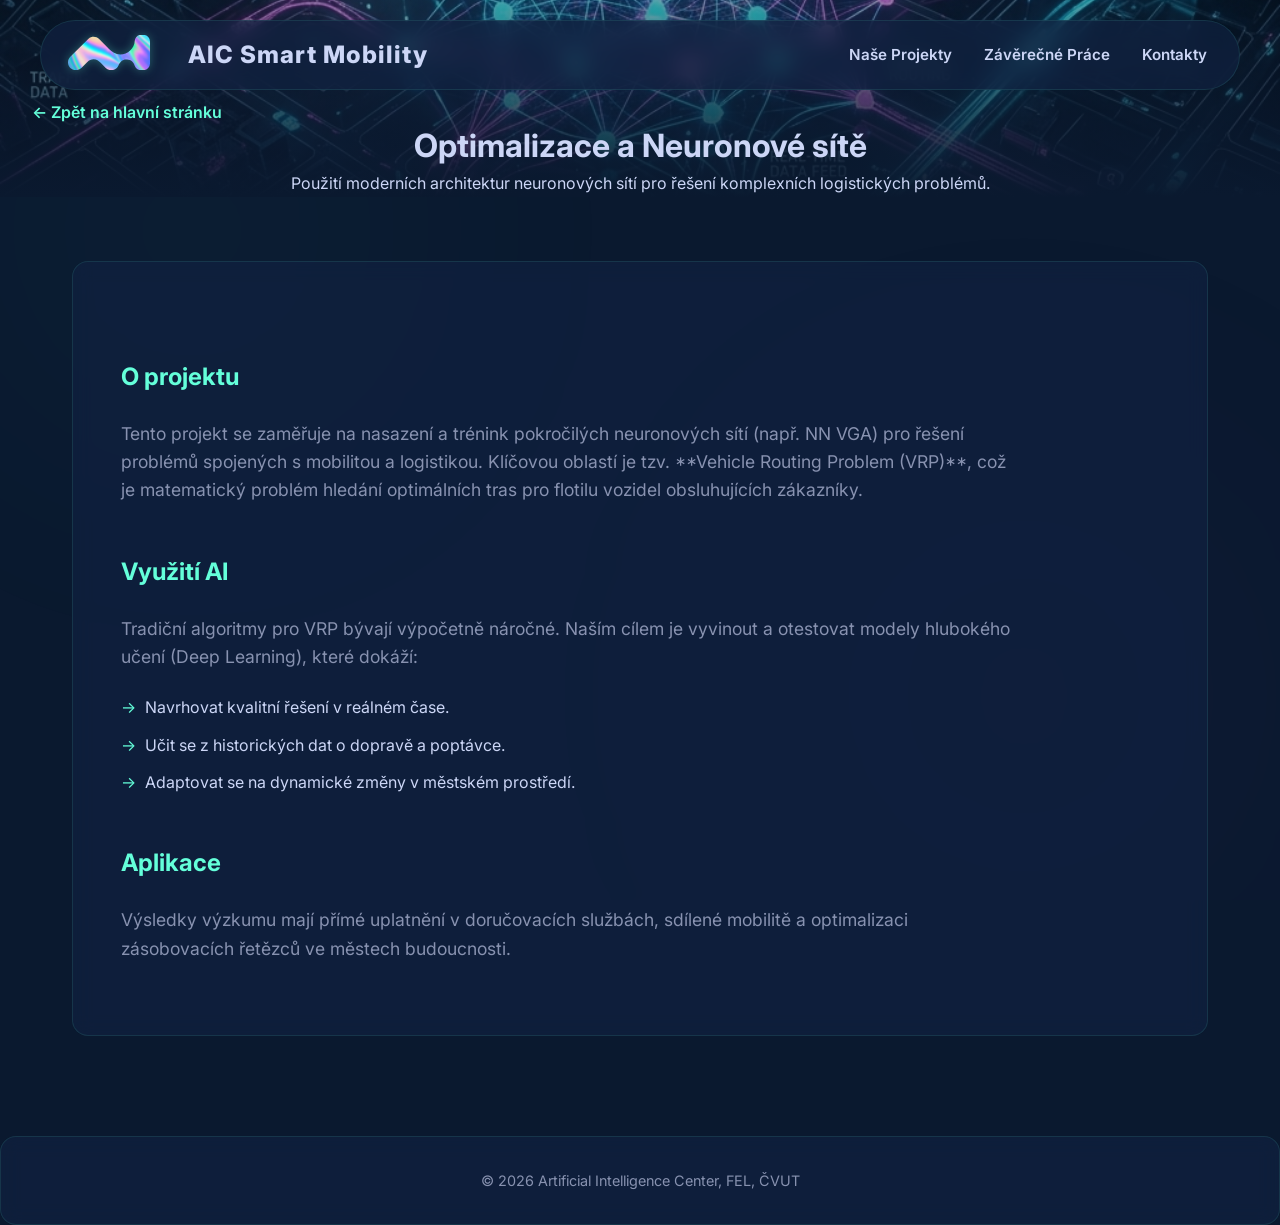
<file: optimalizace-vrp.html>
<!DOCTYPE html>
<html lang="cs">

<head>
    <meta charset="UTF-8">
    <meta name="viewport" content="width=device-width, initial-scale=1.0">
    <title>Optimalizace a Neuronové sítě | AIC Smart Mobility</title>
    <link rel="preconnect" href="https://fonts.googleapis.com">
    <link rel="preconnect" href="https://fonts.gstatic.com" crossorigin>
    <link href="https://fonts.googleapis.com/css2?family=Inter:wght@300;400;600;800&display=swap" rel="stylesheet">
    <link rel="stylesheet" href="style.css">
</head>

<body>
    <div class="background-effects">
        <div class="glow glow-1"></div>
        <div class="glow glow-2"></div>
    </div>

    <nav class="navbar glassmorphism">
        <div class="container nav-content">
            <a href="index.html" class="logo">
                <img src="assets/Symbol_AIC_Holo.svg" alt="AIC Logo" class="logo-img">
                AIC Smart Mobility</a>
            <ul class="nav-links">
                <li><a href="index.html#projekty">Naše Projekty</a></li>
                <li><a href="index.html#temata">Závěrečné Práce</a></li>
                <li><a href="index.html#kontakty">Kontakty</a></li>
            </ul>
        </div>
    </nav>

    <a href="index.html" class="back-btn">&larr; Zpět na hlavní stránku</a>

    <header class="hero-detail" style="background-image: url('assets/nn_vga.png');">
        <div class="container">
            <h1>Optimalizace a Neuronové sítě</h1>
            <p>Použití moderních architektur neuronových sítí pro řešení komplexních logistických problémů.</p>
        </div>
    </header>

    <main class="container project-content">
        <div class="glassmorphism">
            <h2>O projektu</h2>
            <p>Tento projekt se zaměřuje na nasazení a trénink pokročilých neuronových sítí (např. NN VGA) pro řešení problémů spojených s mobilitou a logistikou. Klíčovou oblastí je tzv. **Vehicle Routing Problem (VRP)**, což je matematický problém hledání optimálních tras pro flotilu vozidel obsluhujících zákazníky.</p>
            
            <h2>Využití AI</h2>
            <p>Tradiční algoritmy pro VRP bývají výpočetně náročné. Naším cílem je vyvinout a otestovat modely hlubokého učení (Deep Learning), které dokáží:</p>
            <ul>
                <li>Navrhovat kvalitní řešení v reálném čase.</li>
                <li>Učit se z historických dat o dopravě a poptávce.</li>
                <li>Adaptovat se na dynamické změny v městském prostředí.</li>
            </ul>

            <h2>Aplikace</h2>
            <p>Výsledky výzkumu mají přímé uplatnění v doručovacích službách, sdílené mobilitě a optimalizaci zásobovacích řetězců ve městech budoucnosti.</p>
        </div>
    </main>

    <footer class="glassmorphism">
        <div class="container">
            <p>&copy; 2026 Artificial Intelligence Center, FEL, ČVUT</p>
        </div>
    </footer>

    <script src="script.js"></script>
</body>

</html>
</file>
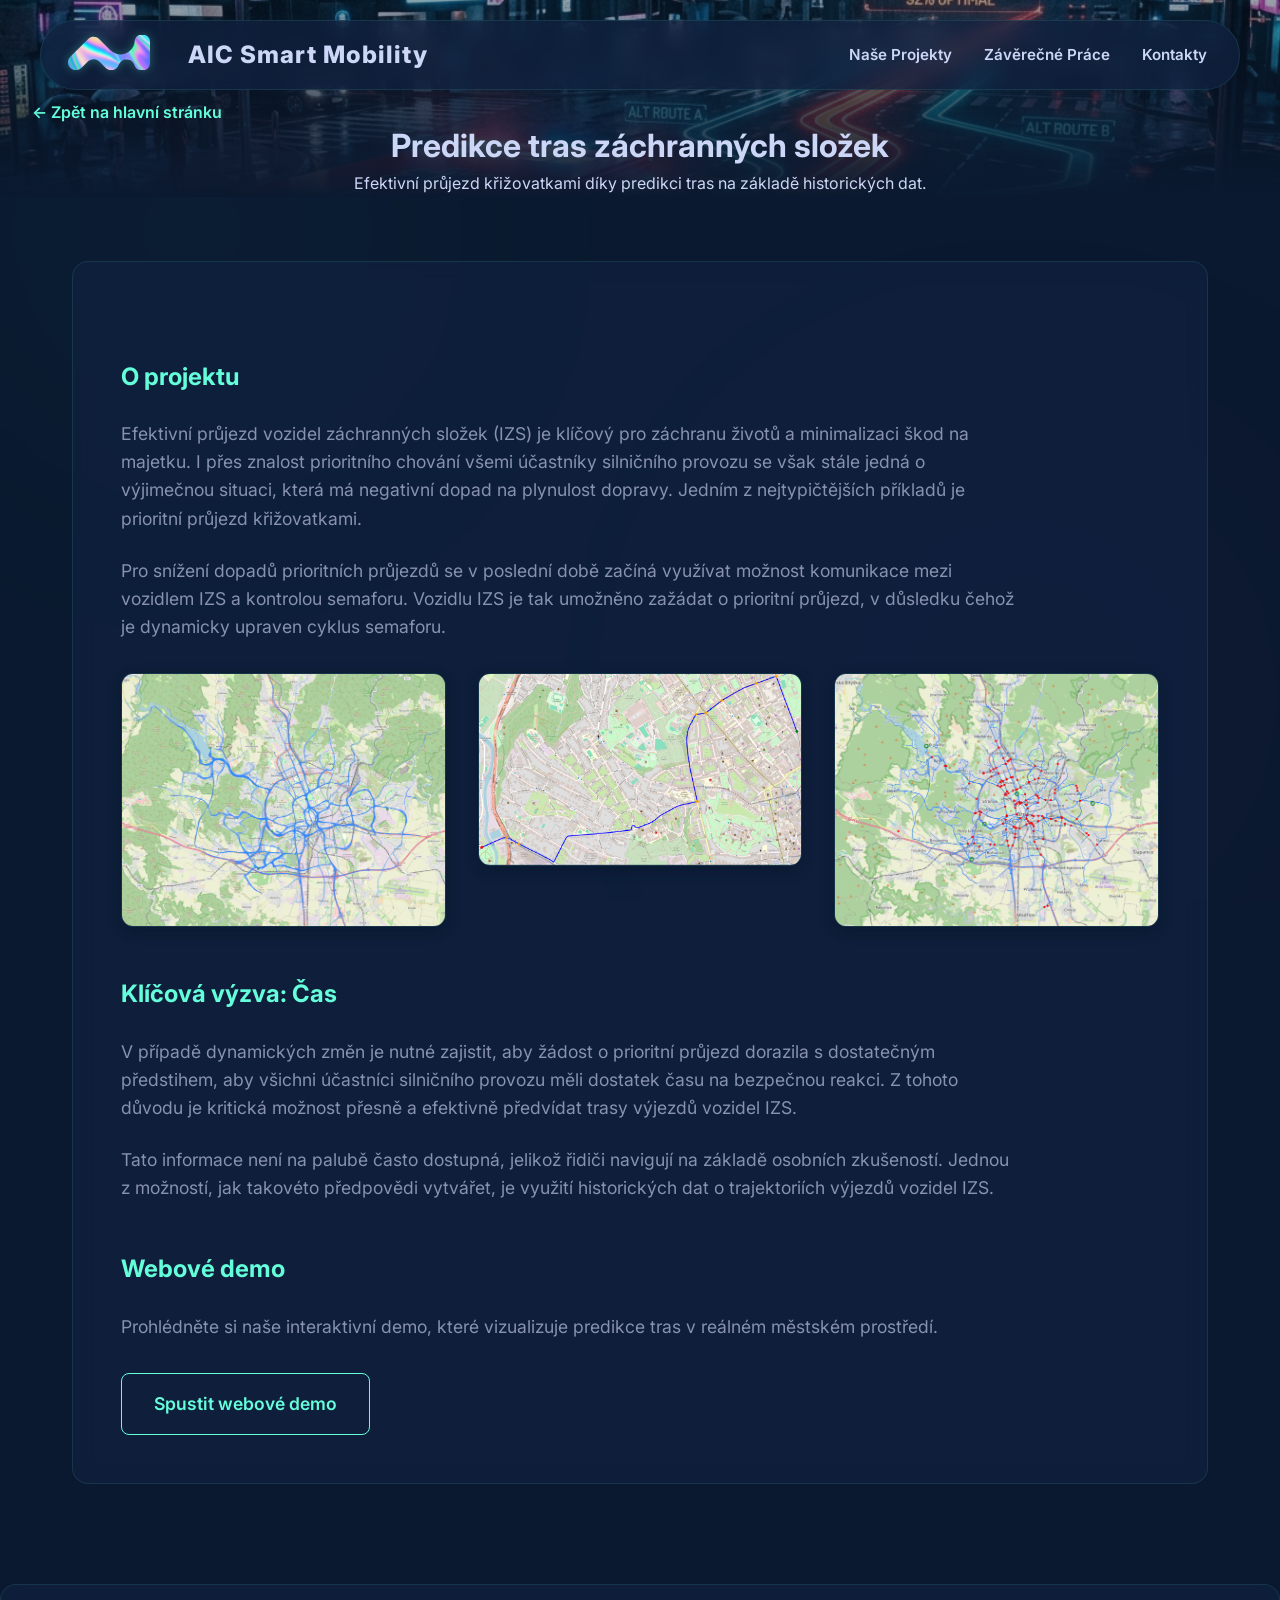
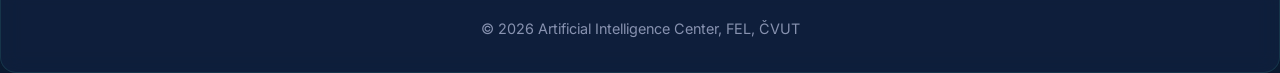
<file: predikce-izs.html>
<!DOCTYPE html>
<html lang="cs">

<head>
    <meta charset="UTF-8">
    <meta name="viewport" content="width=device-width, initial-scale=1.0">
    <title>Predikce tras IZS | AIC Smart Mobility</title>
    <link rel="preconnect" href="https://fonts.googleapis.com">
    <link rel="preconnect" href="https://fonts.gstatic.com" crossorigin>
    <link href="https://fonts.googleapis.com/css2?family=Inter:wght@300;400;600;800&display=swap" rel="stylesheet">
    <link rel="stylesheet" href="style.css">
</head>

<body>
    <div class="background-effects">
        <div class="glow glow-1"></div>
        <div class="glow glow-2"></div>
    </div>

    <nav class="navbar glassmorphism">
        <div class="container nav-content">
            <a href="index.html" class="logo">
                <img src="assets/Symbol_AIC_Holo.svg" alt="AIC Logo" class="logo-img">
                AIC Smart Mobility</a>
            <ul class="nav-links">
                <li><a href="index.html#projekty">Naše Projekty</a></li>
                <li><a href="index.html#temata">Závěrečné Práce</a></li>
                <li><a href="index.html#kontakty">Kontakty</a></li>
            </ul>
        </div>
    </nav>

    <a href="index.html" class="back-btn">&larr; Zpět na hlavní stránku</a>

    <header class="hero-detail" style="background-image: url('assets/izs_prediction_hero.png');">
        <div class="container">
            <h1>Predikce tras záchranných složek</h1>
            <p>Efektivní průjezd křižovatkami díky predikci tras na základě historických dat.</p>
        </div>
    </header>

    <main class="container project-content">
        <div class="glassmorphism">
            <h2>O projektu</h2>
            <p>Efektivní průjezd vozidel záchranných složek (IZS) je klíčový pro záchranu životů a minimalizaci škod na majetku. I přes znalost prioritního chování všemi účastníky silničního provozu se však stále jedná o výjimečnou situaci, která má negativní dopad na plynulost dopravy. Jedním z nejtypičtějších příkladů je prioritní průjezd křižovatkami.</p>
            
            <p>Pro snížení dopadů prioritních průjezdů se v poslední době začíná využívat možnost komunikace mezi vozidlem IZS a kontrolou semaforu. Vozidlu IZS je tak umožněno zažádat o prioritní průjezd, v důsledku čehož je dynamicky upraven cyklus semaforu.</p>

            <div class="grid" style="grid-template-columns: repeat(auto-fit, minmax(250px, 1fr)); margin: 2rem 0;">
                <img src="assets/izs1.png" alt="Predikce IZS 1" class="project-image">
                <img src="assets/izs2.png" alt="Predikce IZS 2" class="project-image">
                <img src="assets/izs3.png" alt="Predikce IZS 3" class="project-image">
            </div>

            <h2>Klíčová výzva: Čas</h2>
            <p>V případě dynamických změn je nutné zajistit, aby žádost o prioritní průjezd dorazila s dostatečným předstihem, aby všichni účastníci silničního provozu měli dostatek času na bezpečnou reakci. Z tohoto důvodu je kritická možnost přesně a efektivně předvídat trasy výjezdů vozidel IZS.</p>
            
            <p>Tato informace není na palubě často dostupná, jelikož řidiči navigují na základě osobních zkušeností. Jednou z možností, jak takovéto předpovědi vytvářet, je využití historických dat o trajektoriích výjezdů vozidel IZS.</p>

            <h2>Webové demo</h2>
            <p>Prohlédněte si naše interaktivní demo, které vizualizuje predikce tras v reálném městském prostředí.</p>
            <div style="margin-top: 2rem;">
                <a href="http://its.fel.cvut.cz:11988/" target="_blank" class="btn-primary">Spustit webové demo</a>
            </div>
        </div>
    </main>

    <footer class="glassmorphism">
        <div class="container">
            <p>&copy; 2026 Artificial Intelligence Center, FEL, ČVUT</p>
        </div>
    </footer>

    <script src="script.js"></script>
</body>

</html>
</file>
<file: style.css>
:root {
    --bg-color: #0a192f;
    --text-primary: #ccd6f6;
    --text-secondary: #8892b0;
    --accent: #64ffda;
    --glass-bg: rgba(17, 34, 64, 0.7);
    --glass-border: rgba(100, 255, 218, 0.1);
    --font-family: 'Inter', sans-serif;
    --transition: all 0.3s cubic-bezier(0.25, 0.8, 0.25, 1);
}

* {
    margin: 0;
    padding: 0;
    box-sizing: border-box;
    scroll-behavior: smooth;
}

html {
    overflow-y: scroll;
}

body {
    background-color: var(--bg-color);
    color: var(--text-primary);
    font-family: var(--font-family);
    line-height: 1.6;
    overflow-x: hidden;
    position: relative;
}

.background-effects {
    position: fixed;
    top: 0;
    left: 0;
    width: 100%;
    height: 100%;
    pointer-events: none;
    z-index: -1;
    overflow: hidden;
}

.glow {
    position: absolute;
    border-radius: 50%;
    filter: blur(150px);
    opacity: 0.4;
}

.glow-1 {
    top: -10%;
    left: -10%;
    width: 50vw;
    height: 50vw;
    background: radial-gradient(circle, rgba(100, 255, 218, 0.15) 0%, rgba(10, 25, 47, 0) 70%);
}

.glow-2 {
    bottom: -20%;
    right: -10%;
    width: 60vw;
    height: 60vw;
    background: radial-gradient(circle, rgba(200, 80, 192, 0.15) 0%, rgba(10, 25, 47, 0) 70%);
}

.glassmorphism {
    background: var(--glass-bg);
    backdrop-filter: blur(10px);
    -webkit-backdrop-filter: blur(10px);
    border: 1px solid var(--glass-border);
    border-radius: 16px;
}

.container {
    max-width: 1200px;
    margin: 0 auto;
    padding: 0 2rem;
}

@media (max-width: 768px) {
    .container {
        padding: 0 1rem;
    }
}

/* Navbar */
.navbar {
    position: fixed;
    top: 20px;
    left: 50%;
    transform: translateX(-50%);
    width: calc(100% - 4rem);
    max-width: 1200px;
    z-index: 100;
    height: 70px;
    border-radius: 50px;
}

.nav-content {
    display: flex;
    justify-content: space-between;
    align-items: center;
    height: 100%;
    padding: 0 2rem;
}

.logo {
    font-size: 1.5rem;
    font-weight: 800;
    color: var(--text-primary);
    letter-spacing: 1px;
    display: flex;
    align-items: center;
    gap: 0.75rem;
    text-decoration: none;
}

.logo-img {
    height: 85px;
    width: auto;
    filter: drop-shadow(0 0 5px rgba(100, 255, 218, 0.3));
    margin-top: -5px;
    /* Adjust to balance the overflow */
    margin-left: -30px;
    /* Move slightly more to the left */
    flex-shrink: 0;
}

.logo span {
    color: var(--accent);
}

.nav-links {
    list-style: none;
    display: flex;
    gap: 2rem;
}

.nav-links a {
    text-decoration: none;
    color: var(--text-primary);
    font-weight: 600;
    font-size: 0.95rem;
    transition: var(--transition);
}

.nav-links a:hover {
    color: var(--accent);
}

/* Hero Section */
.hero {
    min-height: 100vh;
    display: flex;
    flex-direction: column;
    justify-content: center;
    align-items: center;
    text-align: center;
    padding-top: 100px;
}

.hero h1 {
    font-size: clamp(2.5rem, 6vw, 4.5rem);
    font-weight: 800;
    line-height: 1.1;
    margin-bottom: 1.5rem;
}

.hero h1 span {
    color: var(--accent);
    background: -webkit-linear-gradient(45deg, var(--accent), #c850c0);
    -webkit-background-clip: text;
    -webkit-text-fill-color: transparent;
}

.hero p {
    font-size: clamp(1rem, 2vw, 1.25rem);
    color: var(--text-secondary);
    max-width: 700px;
    margin-bottom: 2.5rem;
}

.btn-primary {
    display: inline-block;
    padding: 1rem 2rem;
    background: transparent;
    color: var(--accent);
    border: 1px solid var(--accent);
    border-radius: 8px;
    text-decoration: none;
    font-weight: 600;
    font-size: 1.1rem;
    transition: var(--transition);
    cursor: pointer;
}

.btn-primary:hover {
    background: rgba(100, 255, 218, 0.1);
    transform: translateY(-3px);
    box-shadow: 0 10px 20px rgba(100, 255, 218, 0.1);
}

/* Sections */
section {
    padding: 140px 0 100px 0;
}

.section-title {
    font-size: clamp(2rem, 4vw, 2.5rem);
    margin-bottom: 2rem;
    position: relative;
    display: inline-block;
}

.section-title::after {
    content: '';
    position: absolute;
    bottom: -10px;
    left: 0;
    width: 60px;
    height: 3px;
    background: var(--accent);
    border-radius: 2px;
}

.section-subtitle {
    color: var(--text-secondary);
    margin-bottom: 3rem;
    font-size: 1.1rem;
    max-width: 800px;
}

/* Grids */
.grid {
    display: grid;
    gap: 2rem;
}

.projects-grid {
    grid-template-columns: repeat(auto-fit, minmax(280px, 1fr));
}

/* Cards */
.card {
    overflow: hidden;
    transition: var(--transition);
    display: flex;
    flex-direction: column;
    text-decoration: none;
    /* Odstranění podtržení pro odkaz */
    color: inherit;
    /* Zachování barvy textu */
}

.card:hover {
    transform: translateY(-10px);
    box-shadow: 0 20px 40px rgba(0, 0, 0, 0.4);
    border-color: rgba(100, 255, 218, 0.3);
}

.card-image {
    width: 100%;
    height: 200px;
    object-fit: cover;
    border-bottom: 1px solid var(--glass-border);
    transition: var(--transition);
}

.card:hover .card-image {
    transform: scale(1.05);
}

.placeholder-img {
    background: linear-gradient(135deg, rgba(17, 34, 64, 1) 0%, rgba(10, 25, 47, 1) 100%);
    display: flex;
    align-items: center;
    justify-content: center;
}

.placeholder-img .icon {
    font-size: 4rem;
}

.card-content {
    padding: 2rem;
    flex-grow: 1;
    display: flex;
    flex-direction: column;
}

.card-content h3 {
    font-size: 1.25rem;
    margin-bottom: 0.5rem;
    color: var(--text-primary);
}

.author {
    color: var(--accent);
    font-size: 0.85rem;
    margin-bottom: 1rem;
    font-weight: 600;
}

.card-content p {
    color: var(--text-secondary);
    font-size: 0.95rem;
    margin-bottom: 1.5rem;
    flex-grow: 1;
}

.link-btn {
    color: var(--accent);
    text-decoration: none;
    font-weight: 600;
    font-size: 0.9rem;
    transition: var(--transition);
    display: inline-block;
}

.link-btn:hover {
    color: #c850c0;
}

/* Accordion */
.accordion {
    border-radius: 16px;
    overflow: hidden;
}

.accordion-item {
    border-bottom: 1px solid var(--glass-border);
}

.accordion-item:last-child {
    border-bottom: none;
}

.accordion-header {
    width: 100%;
    text-align: left;
    padding: 1.5rem 2rem;
    background: transparent;
    border: none;
    color: var(--text-primary);
    font-size: 1.1rem;
    font-weight: 600;
    font-family: var(--font-family);
    cursor: pointer;
    display: flex;
    justify-content: space-between;
    align-items: center;
    transition: var(--transition);
}

.accordion-header:hover {
    background: rgba(100, 255, 218, 0.05);
}

.accordion-header .icon {
    font-size: 1.5rem;
    color: var(--accent);
    transition: transform 0.3s ease;
}

.accordion-item.active .icon {
    transform: rotate(45deg);
}

.accordion-content {
    max-height: 0;
    overflow: hidden;
    transition: max-height 0.4s ease-out, padding 0.4s ease;
    background: rgba(10, 25, 47, 0.3);
}

.accordion-content p {
    padding: 0 2rem 1.5rem;
    color: var(--text-secondary);
}

.accordion-content p:first-child {
    padding-top: 1rem;
    color: var(--accent);
    font-size: 0.9rem;
    margin-bottom: -0.5rem;
}

/* Contacts Grid */
.contacts-grid {
    grid-template-columns: repeat(auto-fit, minmax(200px, 1fr));
}

.contact-card {
    padding: 2rem;
    text-align: center;
    transition: var(--transition);
}

.contact-card:hover {
    transform: translateY(-5px);
    border-color: var(--accent);
}

.avatar {
    width: 80px;
    height: 80px;
    background: rgba(100, 255, 218, 0.1);
    color: var(--accent);
    border-radius: 50%;
    display: flex;
    align-items: center;
    justify-content: center;
    font-size: 1.5rem;
    font-weight: 800;
    margin: 0 auto 1rem;
    border: 1px solid var(--accent);
    object-fit: cover;
}

.contact-card h3 {
    margin-bottom: 0.5rem;
}

.contact-card p {
    color: var(--text-secondary);
    font-size: 0.9rem;
    margin-bottom: 1rem;
}

.contact-link {
    color: var(--accent);
    text-decoration: none;
    font-size: 0.9rem;
    transition: var(--transition);
    display: inline-flex;
    align-items: center;
    justify-content: center;
    gap: 0.5rem;
    width: 100%;
}

.contact-link:hover {
    text-decoration: underline;
}

/* Footer */
footer {
    text-align: center;
    padding: 2rem 0;
    margin-top: 4rem;
    border-top-left-radius: 30px;
    border-top-right-radius: 30px;
    border-bottom-left-radius: 0;
    border-bottom-right-radius: 0;
    border-bottom: none;
    border-left: none;
    border-right: none;
}

footer p {
    color: var(--text-secondary);
    font-size: 0.9rem;
}

/* Project Detail Pages */
.hero-detail {
    min-height: 20vh;
    display: flex;
    flex-direction: column;
    justify-content: center;
    align-items: center;
    text-align: center;
    padding-top: 120px;
    position: relative;
    background-size: cover;
    background-position: center;
    margin-bottom: 4rem;
    border-bottom: 0px solid var(--glass-border);
}

.hero-detail::before {
    content: '';
    position: absolute;
    top: 0;
    left: 0;
    width: 100%;
    height: 100%;
    background: linear-gradient(to bottom, rgba(10, 25, 47, 0.4), var(--bg-color));
    z-index: 1;
}

.hero-detail .container {
    position: relative;
    z-index: 2;
}

.back-btn {
    position: absolute;
    top: 100px;
    left: 2rem;
    color: var(--accent);
    text-decoration: none;
    font-weight: 600;
    display: flex;
    align-items: center;
    gap: 0.5rem;
    z-index: 10;
    transition: var(--transition);
}

.back-btn:hover {
    transform: translateX(-5px);
}

.project-content {
    margin-bottom: 100px;
}

.project-content .glassmorphism {
    padding: 3rem;
}

@media (max-width: 768px) {
    .project-content .glassmorphism {
        padding: 1.5rem;
    }
}

.project-content h2 {
    color: var(--accent);
    margin-top: 3rem;
    margin-bottom: 1.5rem;
}

.project-content p {
    color: var(--text-secondary);
    font-size: 1.1rem;
    margin-bottom: 1.5rem;
    max-width: 900px;
}

.project-content ul {
    list-style: none;
    margin-bottom: 2rem;
}

.project-content li {
    position: relative;
    padding-left: 1.5rem;
    margin-bottom: 0.75rem;
    color: var(--text-primary);
}

.project-content li::before {
    content: '→';
    position: absolute;
    left: 0;
    color: var(--accent);
}

.video-container {
    width: 100%;
    max-width: 900px;
    margin: 3rem 0;
    border-radius: 16px;
    overflow: hidden;
    border: 1px solid var(--glass-border);
}

@media (max-width: 768px) {
    .video-container {
        margin: 1.5rem 0;
    }
}

.video-container iframe,
.video-container video {
    width: 100%;
    height: 100%;
    border: none;
    display: block;
}

.project-image {
    width: 100%;
    height: auto;
    border-radius: 12px;
    border: 1px solid var(--glass-border);
    transition: var(--transition);
    box-shadow: 0 4px 15px rgba(0, 0, 0, 0.2);
}

.project-image:hover {
    transform: scale(1.02);
    box-shadow: 0 10px 25px rgba(100, 255, 218, 0.15);
    border-color: var(--accent);
}

@media (max-width: 768px) {
    .back-btn {
        top: 80px;
        left: 1rem;
    }
}

/* Responsive */
@media (max-width: 768px) {
    .nav-links {
        display: none;
        /* simple mobile nav */
    }

    .navbar {
        justify-content: center;
    }

    .hero {
        padding-top: 120px;
    }

    .accordion-header {
        padding: 1.25rem;
        font-size: 1rem;
    }

    .accordion-content p {
        padding: 0 1.25rem 1.25rem;
    }
}

/* Video Grid and Elements */
.video-grid {
    display: grid;
    grid-template-columns: repeat(auto-fit, minmax(300px, 1fr));
    gap: 2rem;
    margin: 2rem 0;
}

@media (max-width: 768px) {
    .video-grid {
        grid-template-columns: 1fr;
        gap: 1.5rem;
    }
}

.video-item {
    display: flex;
    flex-direction: column;
    gap: 1rem;
}

.video-item video {
    width: 100%;
    border-radius: 12px;
    border: 1px solid var(--glass-border);
    transition: var(--transition);
    box-shadow: 0 4px 15px rgba(0, 0, 0, 0.2);
}

.video-item video:hover {
    transform: scale(1.02);
    box-shadow: 0 10px 25px rgba(100, 255, 218, 0.15);
    border-color: var(--accent);
}

.video-caption {
    font-size: 0.9rem;
    color: var(--text-secondary);
    text-align: center;
}
</file>
